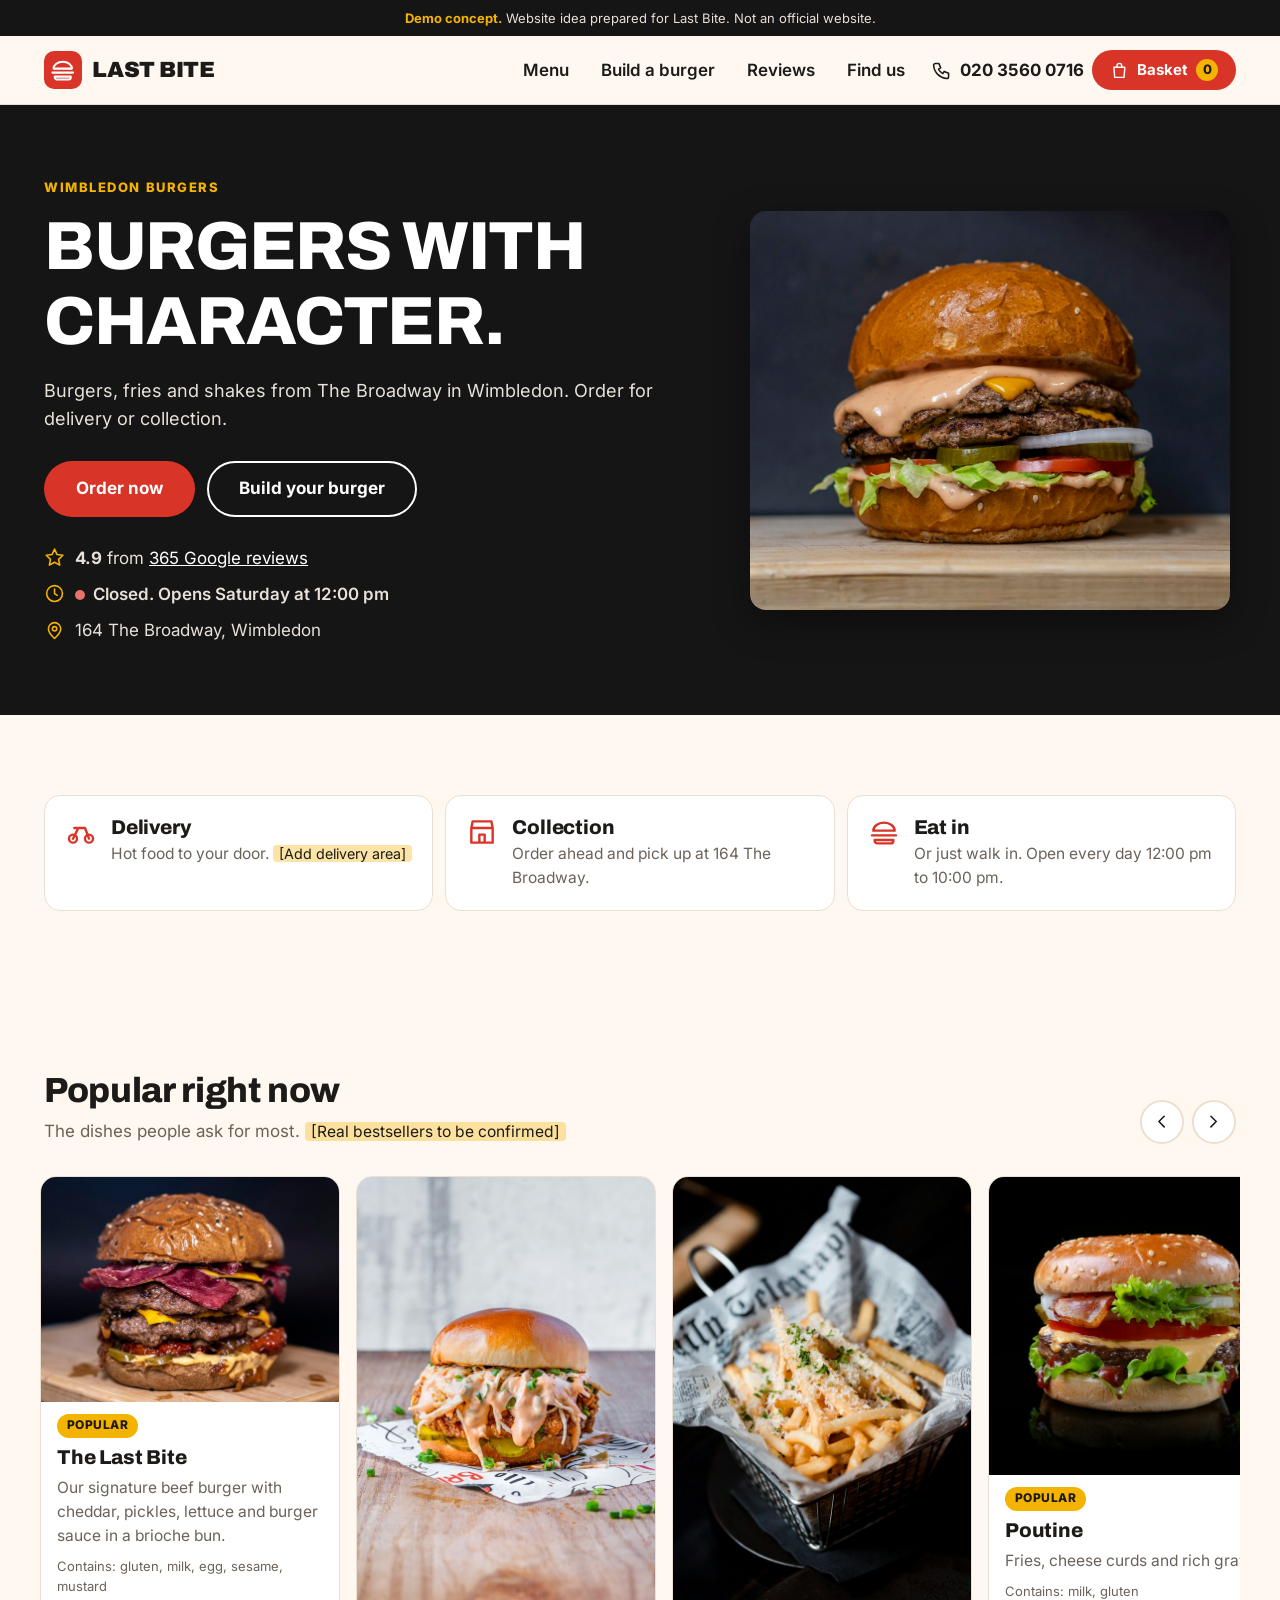
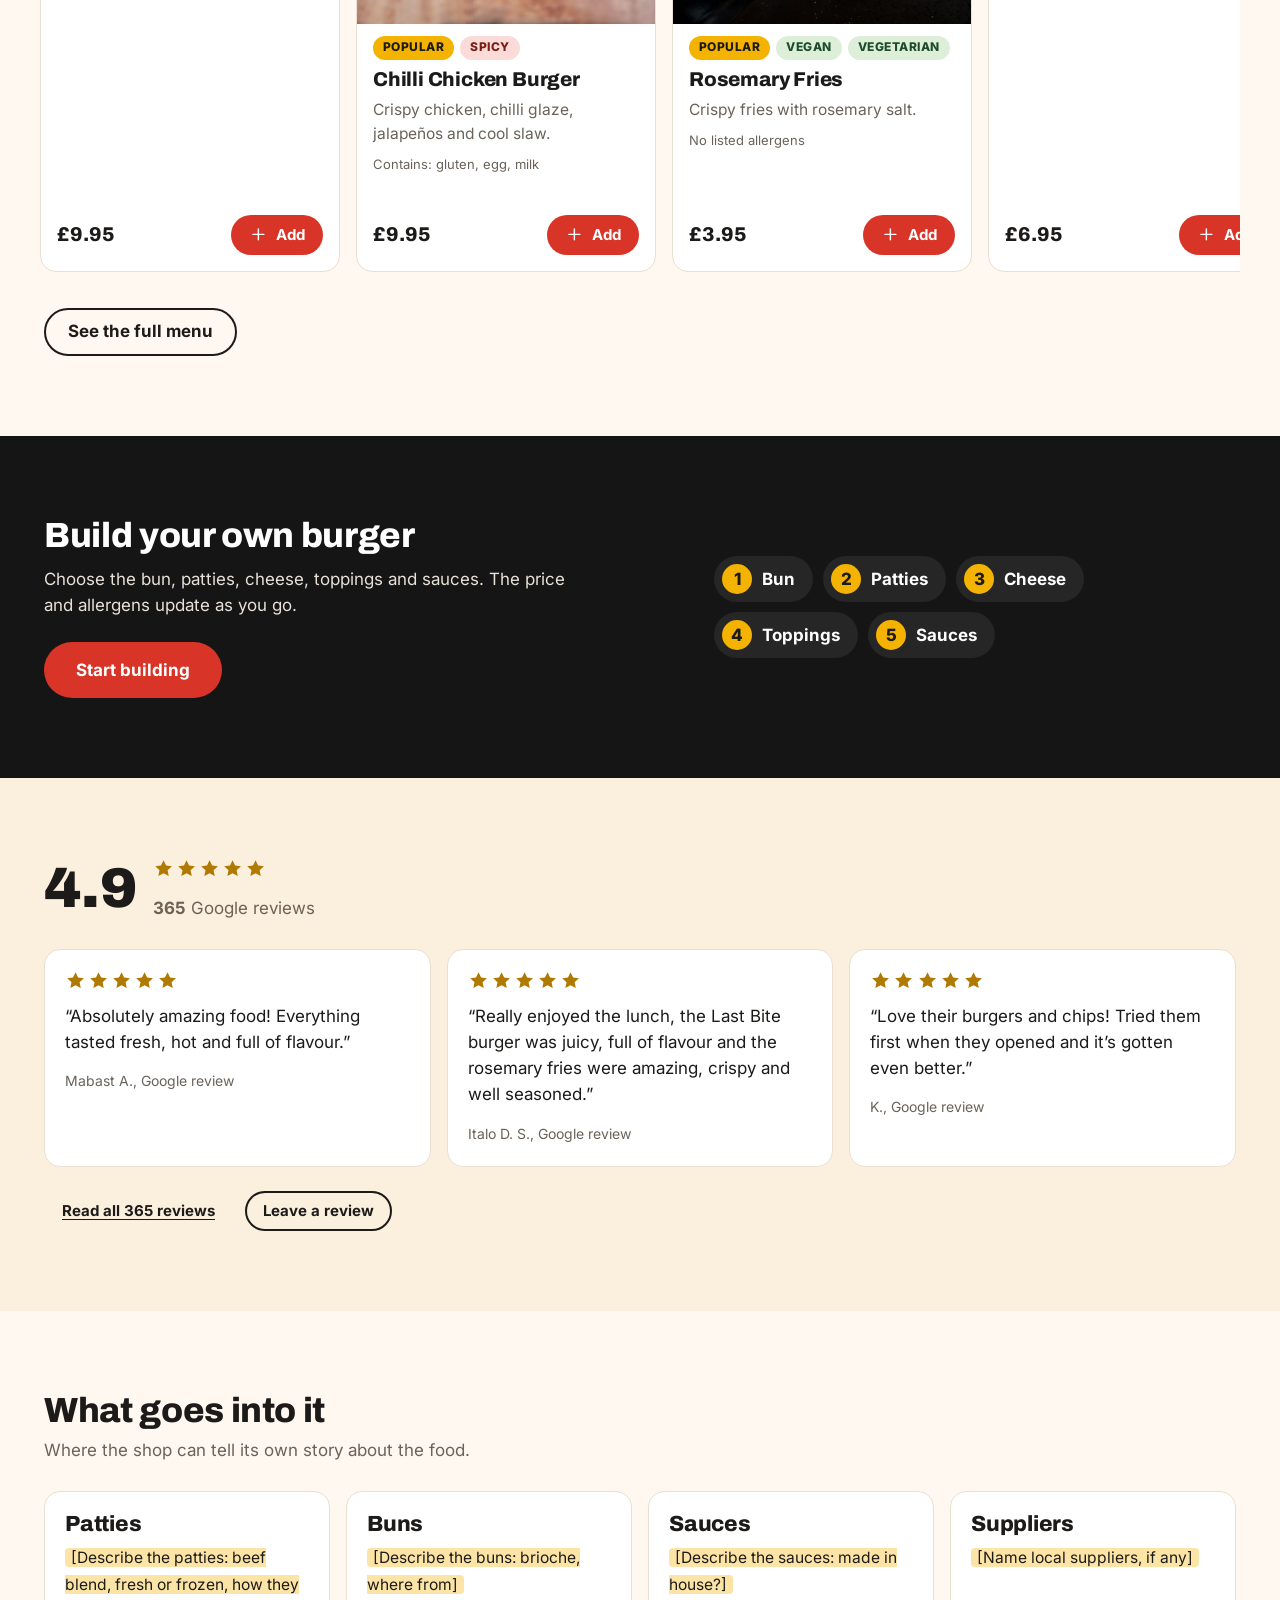
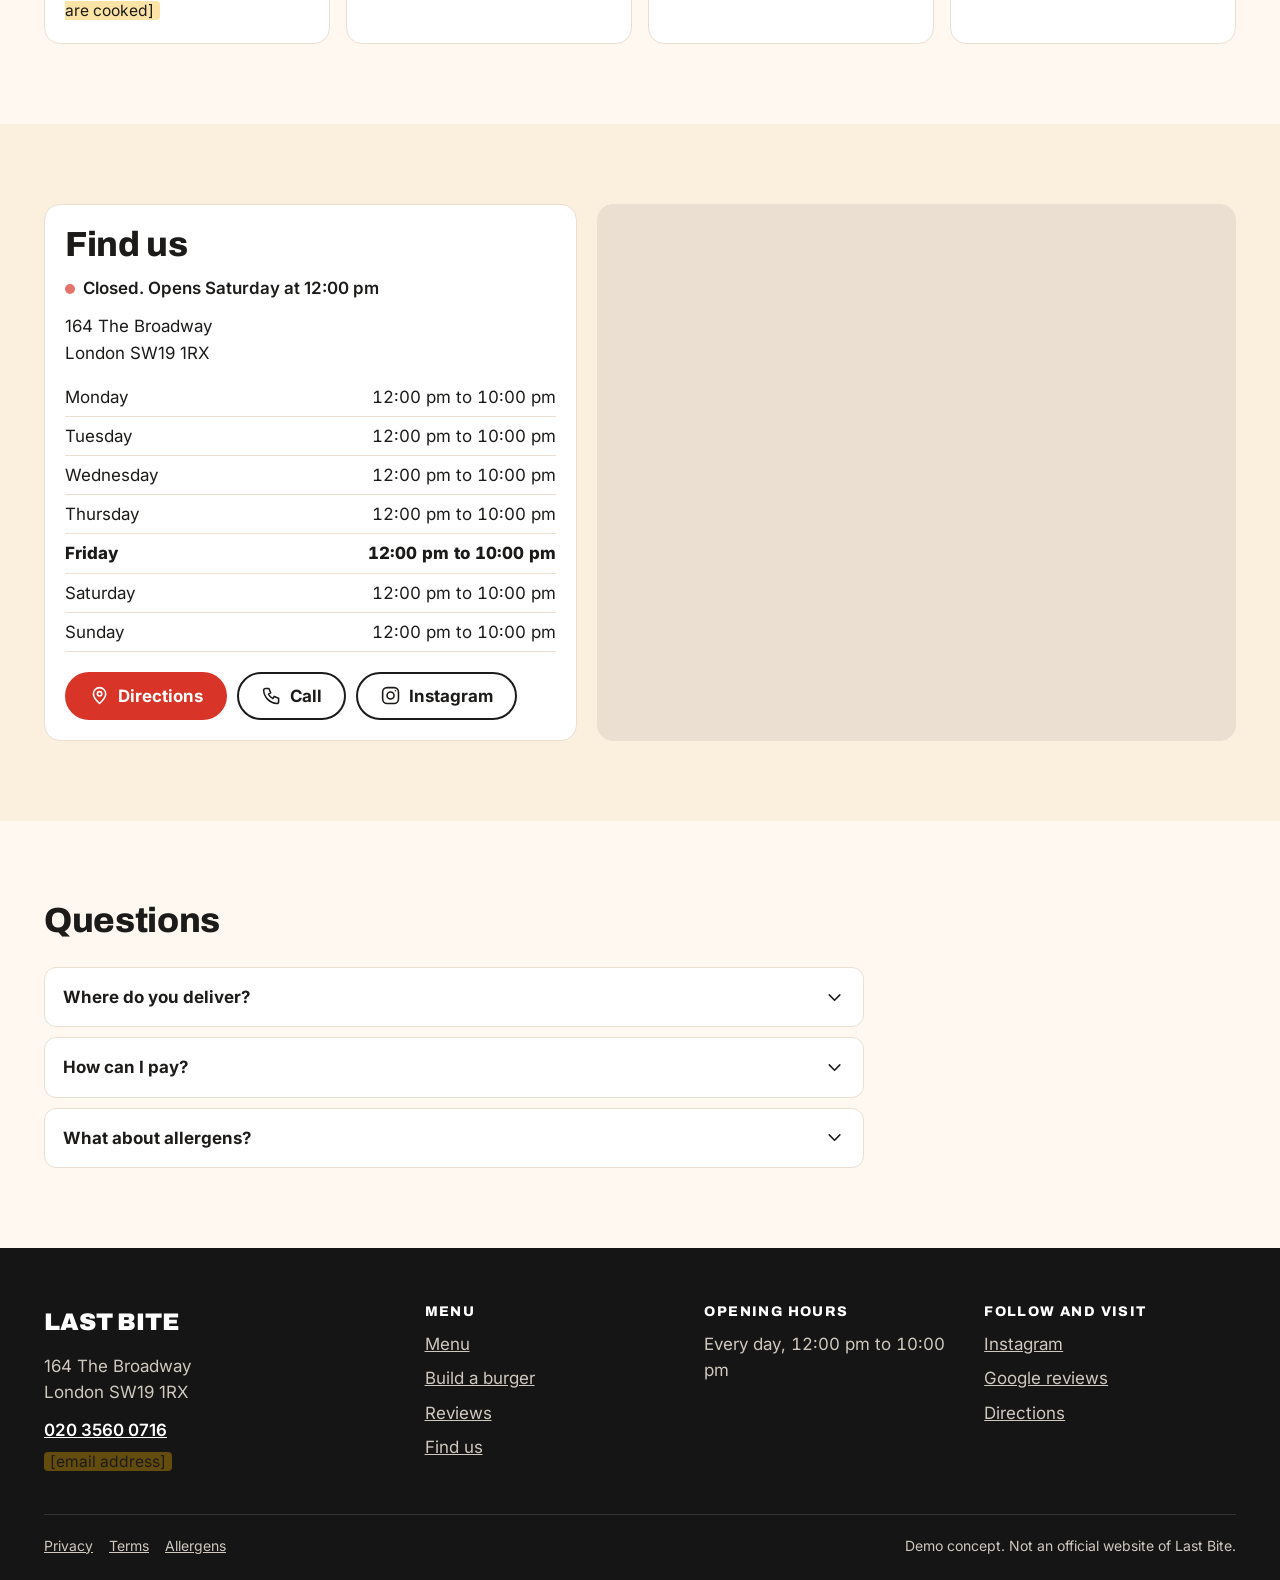
<file: index.html>
<!doctype html>
<html lang="en-GB">
<head>
<meta charset="utf-8">
<meta name="viewport" content="width=device-width, initial-scale=1">
<meta name="robots" content="noindex, nofollow">
<meta name="theme-color" content="#151515">
<title>Last Bite | Burgers in Wimbledon</title>
<meta name="description" content="Last Bite, 164 The Broadway, Wimbledon. Burgers, fries and more for delivery or collection. Rated 4.9 on Google from 365 reviews.">
<link rel="stylesheet" href="assets/css/tokens.css">
<link rel="stylesheet" href="assets/css/base.css">
<script type="application/ld+json">
{"@context": "https://schema.org", "@type": "Restaurant", "name": "Last Bite", "servesCuisine": "Burgers", "address": {"@type": "PostalAddress", "streetAddress": "164 The Broadway", "addressLocality": "London", "postalCode": "SW19 1RX", "addressCountry": "GB"}, "telephone": "+442035600716", "openingHoursSpecification": [{"@type": "OpeningHoursSpecification", "dayOfWeek": ["Monday", "Tuesday", "Wednesday", "Thursday", "Friday", "Saturday", "Sunday"], "opens": "12:00", "closes": "22:00"}], "sameAs": ["https://www.instagram.com/lastbite_wimbledon"], "aggregateRating": {"@type": "AggregateRating", "ratingValue": "4.9", "reviewCount": "365"}}
</script>
</head>
<body class="">
<svg width="0" height="0" style="position:absolute" aria-hidden="true" focusable="false">
<symbol id="i-phone" viewBox="0 0 24 24"><path d="M5 4h4l2 5-2.5 1.5a11 11 0 0 0 5 5L15 13l5 2v4a2 2 0 0 1-2 2A16 16 0 0 1 3 6a2 2 0 0 1 2-2z"/></symbol>
<symbol id="i-burger" viewBox="0 0 24 24"><path d="M4 11a8 6 0 0 1 16 0H4zM3 14.5h18M5 18h14v.5a2 2 0 0 1-2 2H7a2 2 0 0 1-2-2V18z"/></symbol>
<symbol id="i-fries" viewBox="0 0 24 24"><path d="M6 9l1 12h10l1-12H6zM8 9V4M12 9V3M16 9V4"/></symbol>
<symbol id="i-cup" viewBox="0 0 24 24"><path d="M6 7h12l-1.5 14h-9L6 7zM5 7h14M12 2.5V7"/></symbol>
<symbol id="i-chicken" viewBox="0 0 24 24"><path d="M15 3.5a5 5 0 0 1 3.5 8L15.5 14l-4.5-4.5 2.5-3a5 5 0 0 1 1.5-3zM11 10l-6 6a2.5 2.5 0 1 0 3 3l6-6"/></symbol>
<symbol id="i-leaf" viewBox="0 0 24 24"><path d="M5 19C5 9 11 4 20 4c0 9-5 15-15 15zM5 19l8-8"/></symbol>
<symbol id="i-dessert" viewBox="0 0 24 24"><path d="M4 15a8 8 0 0 1 16 0v3H4v-3zM8.5 12h.01M12 9.5h.01M15.5 12.5h.01"/></symbol>
<symbol id="i-sauce" viewBox="0 0 24 24"><path d="M12 3s6 6.5 6 11a6 6 0 0 1-12 0c0-4.5 6-11 6-11z"/></symbol>
<symbol id="i-bag" viewBox="0 0 24 24"><path d="M5 8h14l-1 13H6L5 8zM9 8V6a3 3 0 0 1 6 0v2"/></symbol>
<symbol id="i-plus" viewBox="0 0 24 24"><path d="M12 5v14M5 12h14"/></symbol>
<symbol id="i-minus" viewBox="0 0 24 24"><path d="M5 12h14"/></symbol>
<symbol id="i-trash" viewBox="0 0 24 24"><path d="M5 7h14M10 7V4h4v3M7 7l1 13h8l1-13"/></symbol>
<symbol id="i-search" viewBox="0 0 24 24"><circle cx="11" cy="11" r="6"/><path d="M20 20l-4.2-4.2"/></symbol>
<symbol id="i-flame" viewBox="0 0 24 24"><path d="M12 3c1 4 5 5 5 10a5 5 0 0 1-10 0c0-3 2-4 2-6 1 1 2 1 3-4z"/></symbol>
<symbol id="i-bike" viewBox="0 0 24 24"><circle cx="6" cy="17" r="3"/><circle cx="18" cy="17" r="3"/><path d="M6 17l4-8h5l3 8M9 9H7"/></symbol>
<symbol id="i-store" viewBox="0 0 24 24"><path d="M4 9l1-5h14l1 5M4 9v11h16V9M4 9h16M10 20v-6h4v6"/></symbol>
<symbol id="i-insta" viewBox="0 0 24 24"><rect x="3" y="3" width="18" height="18" rx="5"/><circle cx="12" cy="12" r="4"/><path d="M17.5 6.5h.01"/></symbol>
<symbol id="i-clock" viewBox="0 0 24 24"><circle cx="12" cy="12" r="9"/><path d="M12 7v5l3 2"/></symbol>
<symbol id="i-check" viewBox="0 0 24 24"><path d="M5 12.5l5 5 9-10.5"/></symbol>
<symbol id="i-menu" viewBox="0 0 24 24"><path d="M4 7h16M4 12h16M4 17h16"/></symbol>
<symbol id="i-close" viewBox="0 0 24 24"><path d="M6 6l12 12M18 6L6 18"/></symbol>
<symbol id="i-chevron" viewBox="0 0 24 24"><path d="M6 9l6 6 6-6"/></symbol>
<symbol id="i-prev" viewBox="0 0 24 24"><path d="M15 6l-6 6 6 6"/></symbol>
<symbol id="i-next" viewBox="0 0 24 24"><path d="M9 6l6 6-6 6"/></symbol>
<symbol id="i-pin" viewBox="0 0 24 24"><path d="M12 21s7-6.2 7-11a7 7 0 1 0-14 0c0 4.8 7 11 7 11z"/><circle cx="12" cy="10" r="2.5"/></symbol>
<symbol id="i-star" viewBox="0 0 24 24"><polygon points="12 2.5 14.9 8.6 21.5 9.4 16.6 14 17.9 20.6 12 17.4 6.1 20.6 7.4 14 2.5 9.4 9.1 8.6"/></symbol>
<symbol id="i-user" viewBox="0 0 24 24"><circle cx="12" cy="8" r="4"/><path d="M4 21c0-4.4 3.6-7 8-7s8 2.6 8 7"/></symbol>
<symbol id="i-tag" viewBox="0 0 24 24"><path d="M3 12V4h8l10 10-8 8L3 12zM7.5 8h.01"/></symbol>
</svg>
<a class="skip" href="#main">Skip to content</a>
<div class="demo-bar"><strong>Demo concept.</strong> Website idea prepared for Last Bite. Not an official website.</div>
<header class="site-header">
  <div class="container header-row">
    <a class="brand" href="index.html" aria-label="Last Bite, home"><span class="brand-mark"><svg class="i " aria-hidden="true"><use href="#i-burger"/></svg></span>Last Bite</a>
    <nav class="nav-desktop" aria-label="Main"><ul><li><a class="nav-link" href="menu/index.html">Menu</a></li><li><a class="nav-link" href="build-burger/index.html">Build a burger</a></li><li><a class="nav-link" href="index.html#reviews">Reviews</a></li><li><a class="nav-link" href="index.html#visit">Find us</a></li></ul></nav>
    <div class="header-actions">
      <a class="header-phone" href="tel:+442035600716"><svg class="i " aria-hidden="true"><use href="#i-phone"/></svg><span>020 3560 0716</span></a>
      <button class="btn btn-primary btn-sm cart-btn" type="button" data-open-cart aria-label="Open basket"><svg class="i " aria-hidden="true"><use href="#i-bag"/></svg><span class="cart-label">Basket</span><span class="cart-count" data-cart-count>0</span></button>
      <button class="icon-btn burger" type="button" aria-label="Open menu" aria-expanded="false" aria-controls="drawer" data-open-drawer><svg class="i " aria-hidden="true"><use href="#i-menu"/></svg></button>
    </div>
  </div>
</header>
<div class="drawer" id="drawer" role="dialog" aria-modal="true" aria-label="Menu" hidden>
  <div class="drawer-top">
    <span class="brand"><span class="brand-mark"><svg class="i " aria-hidden="true"><use href="#i-burger"/></svg></span>Last Bite</span>
    <button class="icon-btn" type="button" aria-label="Close menu" data-close-drawer><svg class="i " aria-hidden="true"><use href="#i-close"/></svg></button>
  </div>
  <nav aria-label="Mobile"><ul><li><a href="menu/index.html">Menu<svg class="i " aria-hidden="true"><use href="#i-next"/></svg></a></li><li><a href="build-burger/index.html">Build a burger<svg class="i " aria-hidden="true"><use href="#i-next"/></svg></a></li><li><a href="index.html#reviews">Reviews<svg class="i " aria-hidden="true"><use href="#i-next"/></svg></a></li><li><a href="index.html#visit">Find us<svg class="i " aria-hidden="true"><use href="#i-next"/></svg></a></li></ul></nav>
  <div class="drawer-foot">
    <a class="btn btn-primary btn-block" href="menu/index.html">Order now</a>
    <a class="btn btn-secondary btn-block" href="tel:+442035600716"><svg class="i " aria-hidden="true"><use href="#i-phone"/></svg> Call 020 3560 0716</a>
    <a class="btn btn-ghost btn-block" href="#" data-fullsite><svg class="i " aria-hidden="true"><use href="#i-user"/></svg> Sign in</a>
    <address>164 The Broadway<br>London SW19 1RX</address>
  </div>
</div>
<main id="main">
<section class="hero">
  <div class="container hero-grid">
    <div>
      <p class="eyebrow">Wimbledon burgers</p>
      <h1>Burgers with character.</h1>
      <p class="hero-sub">Burgers, fries and shakes from The Broadway in Wimbledon. Order for delivery or collection.</p>
      <div class="hero-links">
        <a class="btn btn-primary btn-lg" href="menu/index.html">Order now</a>
        <a class="btn btn-secondary btn-lg" href="build-burger/index.html">Build your burger</a>
      </div>
      <ul class="trust" role="list">
        <li><svg class="i " aria-hidden="true"><use href="#i-star"/></svg><span><strong>4.9</strong> from <a href="https://www.google.com/maps/place/?q=place_id:ChIJqZPdYwAJdkgR6IzV3QZH9pE" target="_blank" rel="noopener">365 Google reviews</a></span></li>
        <li><svg class="i " aria-hidden="true"><use href="#i-clock"/></svg><span class="status" data-open-status data-state="closed">Check opening hours</span></li>
        <li><svg class="i " aria-hidden="true"><use href="#i-pin"/></svg><span>164 The Broadway, Wimbledon</span></li>
      </ul>
    </div>
    <div class="hero-visual">
<img src="assets/img/hero-burger.jpg" class="hero-img" alt="Juicy Last Bite burger" width="560" height="420" loading="eager">
</div>
</section>

<section class="section section--tight">
  <div class="container">
    <ul class="modes" role="list">
      <li class="card"><svg class="i " aria-hidden="true"><use href="#i-bike"/></svg><div><h2>Delivery</h2><p>Hot food to your door. <span class="todo">[Add delivery area]</span></p></div></li>
      <li class="card"><svg class="i " aria-hidden="true"><use href="#i-store"/></svg><div><h2>Collection</h2><p>Order ahead and pick up at 164 The Broadway.</p></div></li>
      <li class="card"><svg class="i " aria-hidden="true"><use href="#i-burger"/></svg><div><h2>Eat in</h2><p>Or just walk in. Open every day 12:00 pm to 10:00 pm.</p></div></li>
    </ul>
  </div>
</section>

<section class="section" id="popular">
  <div class="container" data-carousel-wrap>
    <div class="section-head">
      <div><h2>Popular right now</h2><p>The dishes people ask for most. <span class="todo">[Real bestsellers to be confirmed]</span></p></div>
      <div class="carousel-controls">
        <button class="icon-btn" type="button" aria-label="Previous dishes" data-carousel-dir="-1"><svg class="i " aria-hidden="true"><use href="#i-prev"/></svg></button>
        <button class="icon-btn" type="button" aria-label="Next dishes" data-carousel-dir="1"><svg class="i " aria-hidden="true"><use href="#i-next"/></svg></button>
      </div>
    </div>
    <div class="carousel" data-carousel tabindex="0" aria-label="Popular dishes">
<article class="card dish" data-item="last-bite" data-cat="burgers" data-tags="hit">
  <div class="thumb" role="img" aria-label="Photo placeholder"><img src="assets/img/dish-last-bite.jpg" alt="The Last Bite burger" loading="lazy"></div>
  <div class="badges"><span class="badge b-hit">Popular</span></div>
  <h3>The Last Bite</h3>
  <p class="desc">Our signature beef burger with cheddar, pickles, lettuce and burger sauce in a brioche bun.</p>
  <p class="alg">Contains: gluten, milk, egg, sesame, mustard</p>
  <div class="row"><span class="price">£9.95</span><button class="btn btn-primary btn-sm" type="button" data-add="last-bite" data-custom="1" aria-label="Add The Last Bite, choose extras"><svg class="i " aria-hidden="true"><use href="#i-plus"/></svg> Add</button></div>
</article>
<article class="card dish" data-item="chilli" data-cat="chicken" data-tags="hit spicy">
  <div class="thumb" role="img" aria-label="Photo placeholder"><img src="assets/img/dish-chilli-chicken.jpg" alt="Chilli Chicken Burger" loading="lazy"></div>
  <div class="badges"><span class="badge b-hit">Popular</span><span class="badge b-spicy">Spicy</span></div>
  <h3>Chilli Chicken Burger</h3>
  <p class="desc">Crispy chicken, chilli glaze, jalapeños and cool slaw.</p>
  <p class="alg">Contains: gluten, egg, milk</p>
  <div class="row"><span class="price">£9.95</span><button class="btn btn-primary btn-sm" type="button" data-add="chilli" data-custom="1" aria-label="Add Chilli Chicken Burger, choose extras"><svg class="i " aria-hidden="true"><use href="#i-plus"/></svg> Add</button></div>
</article>
<article class="card dish" data-item="fries" data-cat="sides" data-tags="hit vegan veg">
  <div class="thumb" role="img" aria-label="Photo placeholder"><img src="assets/img/dish-fries.jpg" alt="Rosemary Fries" loading="lazy"></div>
  <div class="badges"><span class="badge b-hit">Popular</span><span class="badge b-vegan">Vegan</span><span class="badge b-veg">Vegetarian</span></div>
  <h3>Rosemary Fries</h3>
  <p class="desc">Crispy fries with rosemary salt.</p>
  <p class="alg">No listed allergens</p>
  <div class="row"><span class="price">£3.95</span><button class="btn btn-primary btn-sm" type="button" data-add="fries" aria-label="Add Rosemary Fries to basket"><svg class="i " aria-hidden="true"><use href="#i-plus"/></svg> Add</button></div>
</article>
<article class="card dish" data-item="poutine" data-cat="sides" data-tags="hit">
  <div class="thumb" role="img" aria-label="Photo placeholder"><img src="assets/img/dish-poutine.jpg" alt="Poutine" loading="lazy"></div>
  <div class="badges"><span class="badge b-hit">Popular</span></div>
  <h3>Poutine</h3>
  <p class="desc">Fries, cheese curds and rich gravy.</p>
  <p class="alg">Contains: milk, gluten</p>
  <div class="row"><span class="price">£6.95</span><button class="btn btn-primary btn-sm" type="button" data-add="poutine" aria-label="Add Poutine to basket"><svg class="i " aria-hidden="true"><use href="#i-plus"/></svg> Add</button></div>
</article>
<article class="card dish" data-item="shake-vanilla" data-cat="drinks" data-tags="hit veg">
  <div class="thumb" role="img" aria-label="Photo placeholder"><img src="assets/img/dish-shake.jpg" alt="Vanilla Milkshake" loading="lazy"></div>
  <div class="badges"><span class="badge b-hit">Popular</span><span class="badge b-veg">Vegetarian</span></div>
  <h3>Vanilla Milkshake</h3>
  <p class="desc">Thick, cold and classic.</p>
  <p class="alg">Contains: milk</p>
  <div class="row"><span class="price">£5.50</span><button class="btn btn-primary btn-sm" type="button" data-add="shake-vanilla" aria-label="Add Vanilla Milkshake to basket"><svg class="i " aria-hidden="true"><use href="#i-plus"/></svg> Add</button></div>
</article>
<article class="card dish" data-item="combo-classic" data-cat="combos" data-tags="hit">
  <div class="thumb" role="img" aria-label="Photo placeholder"><img src="assets/img/dish-combo.jpg" alt="Classic Combo" loading="lazy"></div>
  <div class="badges"><span class="badge b-hit">Popular</span></div>
  <h3>Classic Combo</h3>
  <p class="desc">Classic Cheeseburger, Rosemary Fries and a canned drink.</p>
  <p class="alg">Contains: gluten, milk, egg</p>
  <div class="row"><span class="price">£12.50</span><button class="btn btn-primary btn-sm" type="button" data-add="combo-classic" aria-label="Add Classic Combo to basket"><svg class="i " aria-hidden="true"><use href="#i-plus"/></svg> Add</button></div>
</article>
    </div>
    <p style="margin-top:20px"><a class="btn btn-secondary" href="menu/index.html">See the full menu</a></p>
  </div>
</section>

<section class="section section--dark" id="builder-teaser">
  <div class="container teaser">
    <div>
      <h2>Build your own burger</h2>
      <p>Choose the bun, patties, cheese, toppings and sauces. The price and allergens update as you go.</p>
      <p style="margin-top:24px"><a class="btn btn-primary btn-lg" href="build-burger/index.html">Start building</a></p>
    </div>
    <ul class="teaser-steps" role="list">
      <li><span>1</span>Bun</li><li><span>2</span>Patties</li><li><span>3</span>Cheese</li><li><span>4</span>Toppings</li><li><span>5</span>Sauces</li>
    </ul>
  </div>
</section>

<section class="section section--alt" id="reviews">
  <div class="container">
    <div class="section-head">
      <div class="review-head">
        <span class="review-score">4.9</span>
        <div><span class="stars" role="img" aria-label="4.9 out of 5 stars"><svg class="i i-fill" aria-hidden="true"><use href="#i-star"/></svg><svg class="i i-fill" aria-hidden="true"><use href="#i-star"/></svg><svg class="i i-fill" aria-hidden="true"><use href="#i-star"/></svg><svg class="i i-fill" aria-hidden="true"><use href="#i-star"/></svg><svg class="i i-fill" aria-hidden="true"><use href="#i-star"/></svg></span><p class="review-count"><strong>365</strong> Google reviews</p></div>
      </div>
    </div>
    <div class="review-grid">
      <article class="card review"><span class="stars" role="img" aria-label="4.9 out of 5 stars"><svg class="i i-fill" aria-hidden="true"><use href="#i-star"/></svg><svg class="i i-fill" aria-hidden="true"><use href="#i-star"/></svg><svg class="i i-fill" aria-hidden="true"><use href="#i-star"/></svg><svg class="i i-fill" aria-hidden="true"><use href="#i-star"/></svg><svg class="i i-fill" aria-hidden="true"><use href="#i-star"/></svg></span><blockquote>&ldquo;Absolutely amazing food! Everything tasted fresh, hot and full of flavour.&rdquo;</blockquote><footer><span class="caption">Mabast A., Google review</span></footer></article>
      <article class="card review"><span class="stars" role="img" aria-label="4.9 out of 5 stars"><svg class="i i-fill" aria-hidden="true"><use href="#i-star"/></svg><svg class="i i-fill" aria-hidden="true"><use href="#i-star"/></svg><svg class="i i-fill" aria-hidden="true"><use href="#i-star"/></svg><svg class="i i-fill" aria-hidden="true"><use href="#i-star"/></svg><svg class="i i-fill" aria-hidden="true"><use href="#i-star"/></svg></span><blockquote>&ldquo;Really enjoyed the lunch, the Last Bite burger was juicy, full of flavour and the rosemary fries were amazing, crispy and well seasoned.&rdquo;</blockquote><footer><span class="caption">Italo D. S., Google review</span></footer></article>
      <article class="card review"><span class="stars" role="img" aria-label="4.9 out of 5 stars"><svg class="i i-fill" aria-hidden="true"><use href="#i-star"/></svg><svg class="i i-fill" aria-hidden="true"><use href="#i-star"/></svg><svg class="i i-fill" aria-hidden="true"><use href="#i-star"/></svg><svg class="i i-fill" aria-hidden="true"><use href="#i-star"/></svg><svg class="i i-fill" aria-hidden="true"><use href="#i-star"/></svg></span><blockquote>&ldquo;Love their burgers and chips! Tried them first when they opened and it’s gotten even better.&rdquo;</blockquote><footer><span class="caption">K., Google review</span></footer></article>
    </div>
    <div class="review-actions">
      <a class="btn btn-ghost btn-sm" href="https://www.google.com/maps/place/?q=place_id:ChIJqZPdYwAJdkgR6IzV3QZH9pE" target="_blank" rel="noopener">Read all 365 reviews</a>
      <a class="btn btn-secondary btn-sm" href="https://search.google.com/local/writereview?placeid=ChIJqZPdYwAJdkgR6IzV3QZH9pE" target="_blank" rel="noopener">Leave a review</a>
    </div>
  </div>
</section>

<section class="section" id="ingredients">
  <div class="container">
    <div class="section-head"><div><h2>What goes into it</h2><p>Where the shop can tell its own story about the food.</p></div></div>
    <ul class="ing-grid" role="list"><li class="card"><h3>Patties</h3><p><span class="todo">[Describe the patties: beef blend, fresh or frozen, how they are cooked]</span></p></li><li class="card"><h3>Buns</h3><p><span class="todo">[Describe the buns: brioche, where from]</span></p></li><li class="card"><h3>Sauces</h3><p><span class="todo">[Describe the sauces: made in house?]</span></p></li><li class="card"><h3>Suppliers</h3><p><span class="todo">[Name local suppliers, if any]</span></p></li></ul>
  </div>
</section>

<section class="section section--alt" id="visit">
  <div class="container">
<div class="loc-grid">
  <div class="card loc-card">
    <h2>Find us</h2>
    <p style="margin-top:12px"><span class="status" data-open-status data-state="closed">Check opening hours</span></p>
    <address>164 The Broadway<br>London SW19 1RX</address>
    <table class="hours" data-hours aria-label="Opening hours"><tbody><tr data-day="1"><th scope="row">Monday</th><td>12:00 pm to 10:00 pm</td></tr><tr data-day="2"><th scope="row">Tuesday</th><td>12:00 pm to 10:00 pm</td></tr><tr data-day="3"><th scope="row">Wednesday</th><td>12:00 pm to 10:00 pm</td></tr><tr data-day="4"><th scope="row">Thursday</th><td>12:00 pm to 10:00 pm</td></tr><tr data-day="5"><th scope="row">Friday</th><td>12:00 pm to 10:00 pm</td></tr><tr data-day="6"><th scope="row">Saturday</th><td>12:00 pm to 10:00 pm</td></tr><tr data-day="0"><th scope="row">Sunday</th><td>12:00 pm to 10:00 pm</td></tr></tbody></table>
    <div class="loc-actions">
      <a class="btn btn-primary" href="https://www.google.com/maps/dir/?api=1&destination=164+The+Broadway+London+SW19+1RX" target="_blank" rel="noopener"><svg class="i " aria-hidden="true"><use href="#i-pin"/></svg> Directions</a>
      <a class="btn btn-secondary" href="tel:+442035600716"><svg class="i " aria-hidden="true"><use href="#i-phone"/></svg> Call</a>
      <a class="btn btn-secondary" href="https://www.instagram.com/lastbite_wimbledon" target="_blank" rel="noopener"><svg class="i " aria-hidden="true"><use href="#i-insta"/></svg> Instagram</a>
    </div>
  </div>
  <div class="map-frame"><iframe title="Map showing Last Bite at 164 The Broadway, Wimbledon" loading="lazy" referrerpolicy="no-referrer-when-downgrade" src="https://www.google.com/maps?q=164+The+Broadway+London+SW19+1RX&output=embed"></iframe></div>
</div>
  </div>
</section>

<section class="section" id="faq">
  <div class="container">
    <div class="section-head"><h2>Questions</h2></div>
    <div class="faq"><details><summary>Where do you deliver?<svg class="i " aria-hidden="true"><use href="#i-chevron"/></svg></summary><div class="answer"><span class="todo">[Add delivery area and minimum order]</span></div></details><details><summary>How can I pay?<svg class="i " aria-hidden="true"><use href="#i-chevron"/></svg></summary><div class="answer"><span class="todo">[Add payment methods]</span></div></details><details><summary>What about allergens?<svg class="i " aria-hidden="true"><use href="#i-chevron"/></svg></summary><div class="answer">Every dish in the menu lists its allergens. <span class="todo">[Add allergen policy and how to ask staff]</span></div></details></div>
  </div>
</section>

</main>
<footer class="site-footer">
  <div class="container">
    <div class="footer-grid">
      <div>
        <div class="footer-brand">Last Bite</div>
        <address style="margin-top:12px">164 The Broadway<br>London SW19 1RX</address>
        <p style="margin-top:12px"><a href="tel:+442035600716" style="font-weight:600;color:#fff">020 3560 0716</a></p>
        <p style="margin-top:4px"><span class="todo">[email address]</span></p>
      </div>
      <div><h2>Menu</h2><ul>
        <li><a href="menu/index.html">Menu</a></li>
        <li><a href="build-burger/index.html">Build a burger</a></li>
        <li><a href="index.html#reviews">Reviews</a></li>
        <li><a href="index.html#visit">Find us</a></li>
      </ul></div>
      <div><h2>Opening hours</h2><ul style="font-variant-numeric:tabular-nums"><li>Every day, 12:00 pm to 10:00 pm</li></ul></div>
      <div><h2>Follow and visit</h2><ul>
        <li><a href="https://www.instagram.com/lastbite_wimbledon" target="_blank" rel="noopener">Instagram</a></li>
        <li><a href="https://www.google.com/maps/place/?q=place_id:ChIJqZPdYwAJdkgR6IzV3QZH9pE" target="_blank" rel="noopener">Google reviews</a></li>
        <li><a href="https://www.google.com/maps/dir/?api=1&destination=164+The+Broadway+London+SW19+1RX" target="_blank" rel="noopener">Directions</a></li>
      </ul></div>
    </div>
    <div class="footer-bottom">
      <ul><li><a href="#" data-fullsite>Privacy</a></li><li><a href="#" data-fullsite>Terms</a></li><li><a href="#" data-fullsite>Allergens</a></li></ul>
      <span>Demo concept. Not an official website of Last Bite.</span>
    </div>
  </div>
</footer>
<nav class="mobile-bar" aria-label="Quick actions">
  <a href="menu/index.html"><svg class="i " aria-hidden="true"><use href="#i-burger"/></svg><span>Menu</span></a>
  <a href="build-burger/index.html"><svg class="i " aria-hidden="true"><use href="#i-plus"/></svg><span>Build</span></a>
  <button type="button" data-open-cart><svg class="i " aria-hidden="true"><use href="#i-bag"/></svg><span>Basket</span><b class="cart-count" data-cart-count>0</b></button>
  <a href="tel:+442035600716"><svg class="i " aria-hidden="true"><use href="#i-phone"/></svg><span>Call</span></a>
</nav>
<dialog class="cart" id="cart" aria-labelledby="cart-title">
  <div class="cart-head"><h2 id="cart-title">Your order</h2><button class="icon-btn" type="button" aria-label="Close basket" data-close-dialog><svg class="i " aria-hidden="true"><use href="#i-close"/></svg></button></div>
  <div class="cart-scroll">
    <div class="mode" role="group" aria-label="Order type">
      <button type="button" data-mode="delivery" aria-pressed="true"><svg class="i " aria-hidden="true"><use href="#i-bike"/></svg> Delivery</button>
      <button type="button" data-mode="collection" aria-pressed="false"><svg class="i " aria-hidden="true"><use href="#i-store"/></svg> Collection</button>
    </div>
    <p class="cart-note" data-closed-note hidden>We are closed right now. In the full site you could order ahead for opening time.</p>
    <div class="cart-empty" data-cart-empty>
      <span class="ico"><svg class="i " aria-hidden="true"><use href="#i-bag"/></svg></span>
      <p><strong>Your basket is empty</strong></p>
      <p class="muted">Add something from the menu or build your own burger.</p>
      <a class="btn btn-primary" href="menu/index.html" data-close-dialog>Browse the menu</a>
    </div>
    <ul class="cart-lines" data-cart-lines></ul>
    <div class="upsell" data-upsell hidden><h3>Add a side or a drink</h3><div class="upsell-row" data-upsell-row></div></div>
    <form class="promo" data-promo novalidate>
      <label for="promo-code">Promo code</label>
      <div class="promo-row"><input id="promo-code" type="text" autocomplete="off" autocapitalize="characters" placeholder="Try WELCOME10"><button class="btn btn-secondary btn-sm" type="submit">Apply</button></div>
      <p class="promo-msg" data-promo-msg role="status"></p>
    </form>
    <dl class="totals" data-totals>
      <div><dt>Items</dt><dd data-t-sub>£0.00</dd></div>
      <div data-t-disc-row hidden><dt>Promo discount</dt><dd data-t-disc>-£0.00</dd></div>
      <div data-t-del-row><dt>Delivery</dt><dd data-t-del>£0.00</dd></div>
      <div><dt>Service fee</dt><dd data-t-svc>£0.00</dd></div>
      <div class="total"><dt>Total</dt><dd data-t-total>£0.00</dd></div>
    </dl>
    <p class="cart-note" data-min-note hidden></p>
    <p class="caption">Prices, fees and the promo code are examples for this demo.</p>
  </div>
  <div class="cart-foot"><button class="btn btn-primary btn-block" type="button" data-checkout disabled>Checkout</button></div>
</dialog>
<dialog class="modal" id="options" aria-labelledby="opt-title">
  <form method="dialog" data-opt-form>
    <div class="modal-head"><h2 id="opt-title" data-opt-title>Customise</h2><button class="icon-btn" type="button" aria-label="Close" data-close-dialog><svg class="i " aria-hidden="true"><use href="#i-close"/></svg></button></div>
    <p class="muted" data-opt-desc></p>
    <fieldset class="opt-list"><legend>Extras</legend><div data-opt-extras></div></fieldset>
    <div class="modal-foot">
      <div class="qty" role="group" aria-label="Quantity"><button type="button" aria-label="Decrease quantity" data-opt-dec><svg class="i " aria-hidden="true"><use href="#i-minus"/></svg></button><output data-opt-qty>1</output><button type="button" aria-label="Increase quantity" data-opt-inc><svg class="i " aria-hidden="true"><use href="#i-plus"/></svg></button></div>
      <button class="btn btn-primary" type="submit" data-opt-add>Add to basket</button>
    </div>
  </form>
</dialog>
<dialog class="modal" id="checkout" aria-labelledby="co-title">
  <div class="modal-head"><h2 id="co-title">Checkout</h2><button class="icon-btn" type="button" aria-label="Close" data-close-dialog><svg class="i " aria-hidden="true"><use href="#i-close"/></svg></button></div>
  <div data-co-success hidden role="status" tabindex="-1">
    <div class="success-box"><svg class="i " aria-hidden="true"><use href="#i-check"/></svg><span><strong>Order placed (demo).</strong> Nothing was sent and nothing was charged.</span></div>
    <p class="muted" style="margin:12px 0 16px">In the full site this is where the customer gets an order number and live status.</p>
    <button class="btn btn-primary btn-block" type="button" data-co-done>Done</button>
  </div>
  <form data-co-form novalidate>
    <p class="muted" data-co-summary></p>
    <div class="field"><label for="co-name">Name</label><input id="co-name" name="name" type="text" autocomplete="name" required maxlength="80"><span class="error">Enter your name.</span></div>
    <div class="field"><label for="co-phone">Phone number</label><input id="co-phone" name="phone" type="tel" autocomplete="tel" inputmode="tel" required><span class="error">Enter a phone number.</span></div>
    <div class="field" data-co-addr><label for="co-addr">Delivery address</label><input id="co-addr" name="address" type="text" autocomplete="street-address" maxlength="160"><span class="error">Enter the delivery address.</span></div>
    <div class="field"><label for="co-note">Note for the kitchen <span class="muted" style="font-weight:400">(optional)</span></label><textarea id="co-note" name="note" maxlength="300"></textarea></div>
    <div class="pay"><h3>Payment</h3><p class="muted"><span class="todo">[Payment methods to be confirmed with the shop]</span></p></div>
    <label class="check"><input type="checkbox" name="consent" required> <span>I agree to the terms and privacy policy.</span></label>
    <button class="btn btn-primary btn-block" type="submit">Place order</button>
  </form>
</dialog>

<div class="toast" role="status" aria-live="polite"></div>
<script src="assets/js/config.js"></script>
<script src="assets/js/site.js" defer></script>
<script src="assets/js/shop.js" defer></script>

</body>
</html>
</file>
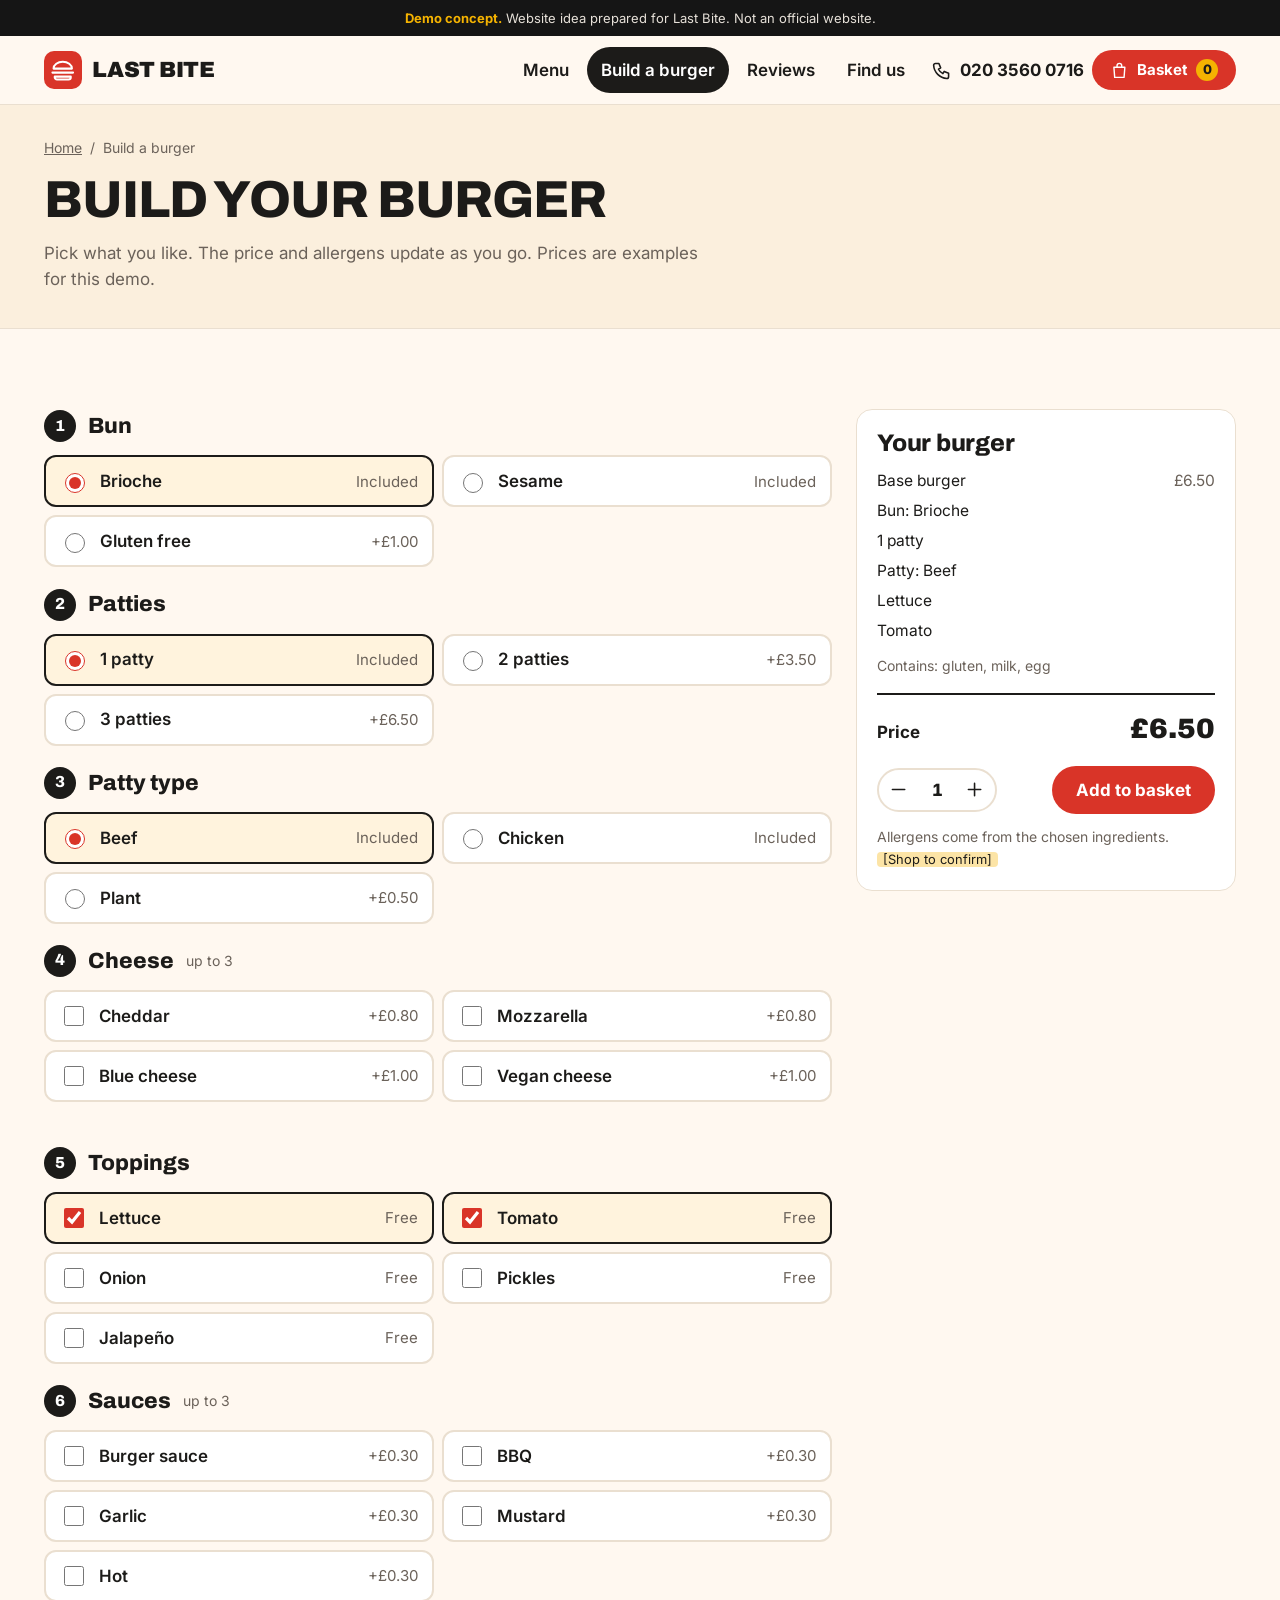
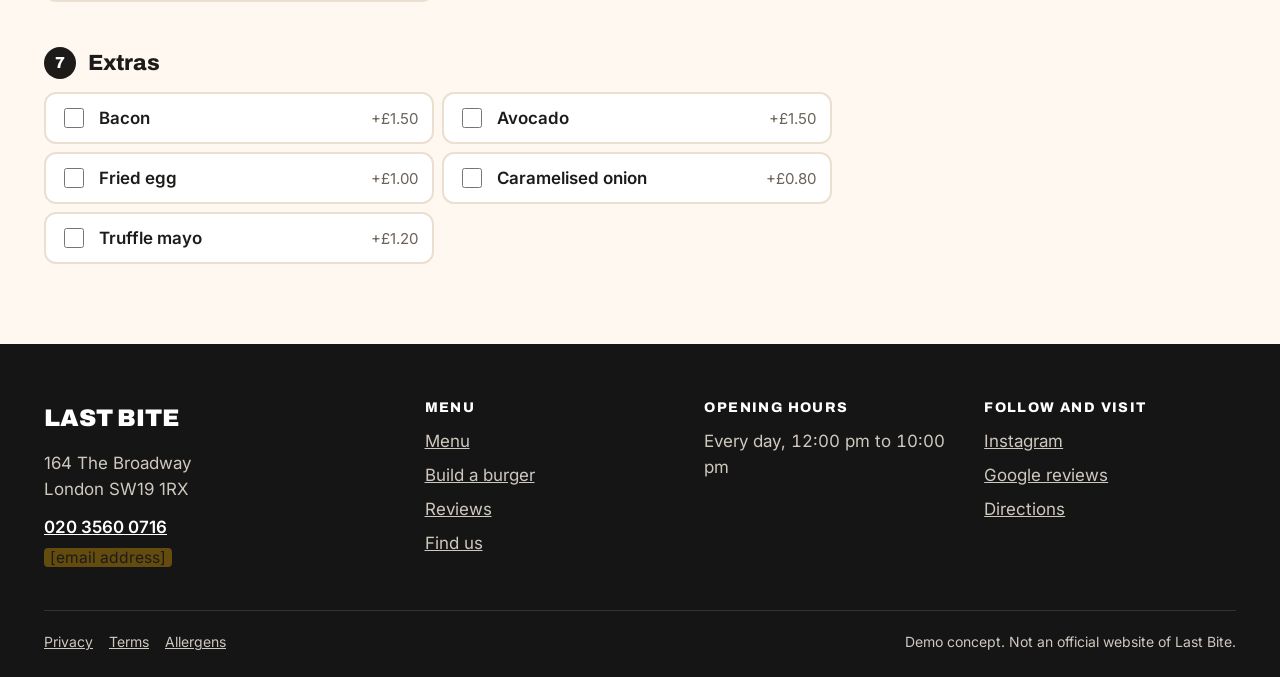
<file: build-burger/index.html>
<!doctype html>
<html lang="en-GB">
<head>
<meta charset="utf-8">
<meta name="viewport" content="width=device-width, initial-scale=1">
<meta name="robots" content="noindex, nofollow">
<meta name="theme-color" content="#151515">
<title>Build your burger | Last Bite</title>
<meta name="description" content="Build your own burger at Last Bite in Wimbledon.">
<link rel="stylesheet" href="../assets/css/tokens.css">
<link rel="stylesheet" href="../assets/css/base.css">
</head>
<body class="has-bar">
<svg width="0" height="0" style="position:absolute" aria-hidden="true" focusable="false">
<symbol id="i-phone" viewBox="0 0 24 24"><path d="M5 4h4l2 5-2.5 1.5a11 11 0 0 0 5 5L15 13l5 2v4a2 2 0 0 1-2 2A16 16 0 0 1 3 6a2 2 0 0 1 2-2z"/></symbol>
<symbol id="i-burger" viewBox="0 0 24 24"><path d="M4 11a8 6 0 0 1 16 0H4zM3 14.5h18M5 18h14v.5a2 2 0 0 1-2 2H7a2 2 0 0 1-2-2V18z"/></symbol>
<symbol id="i-fries" viewBox="0 0 24 24"><path d="M6 9l1 12h10l1-12H6zM8 9V4M12 9V3M16 9V4"/></symbol>
<symbol id="i-cup" viewBox="0 0 24 24"><path d="M6 7h12l-1.5 14h-9L6 7zM5 7h14M12 2.5V7"/></symbol>
<symbol id="i-chicken" viewBox="0 0 24 24"><path d="M15 3.5a5 5 0 0 1 3.5 8L15.5 14l-4.5-4.5 2.5-3a5 5 0 0 1 1.5-3zM11 10l-6 6a2.5 2.5 0 1 0 3 3l6-6"/></symbol>
<symbol id="i-leaf" viewBox="0 0 24 24"><path d="M5 19C5 9 11 4 20 4c0 9-5 15-15 15zM5 19l8-8"/></symbol>
<symbol id="i-dessert" viewBox="0 0 24 24"><path d="M4 15a8 8 0 0 1 16 0v3H4v-3zM8.5 12h.01M12 9.5h.01M15.5 12.5h.01"/></symbol>
<symbol id="i-sauce" viewBox="0 0 24 24"><path d="M12 3s6 6.5 6 11a6 6 0 0 1-12 0c0-4.5 6-11 6-11z"/></symbol>
<symbol id="i-bag" viewBox="0 0 24 24"><path d="M5 8h14l-1 13H6L5 8zM9 8V6a3 3 0 0 1 6 0v2"/></symbol>
<symbol id="i-plus" viewBox="0 0 24 24"><path d="M12 5v14M5 12h14"/></symbol>
<symbol id="i-minus" viewBox="0 0 24 24"><path d="M5 12h14"/></symbol>
<symbol id="i-trash" viewBox="0 0 24 24"><path d="M5 7h14M10 7V4h4v3M7 7l1 13h8l1-13"/></symbol>
<symbol id="i-search" viewBox="0 0 24 24"><circle cx="11" cy="11" r="6"/><path d="M20 20l-4.2-4.2"/></symbol>
<symbol id="i-flame" viewBox="0 0 24 24"><path d="M12 3c1 4 5 5 5 10a5 5 0 0 1-10 0c0-3 2-4 2-6 1 1 2 1 3-4z"/></symbol>
<symbol id="i-bike" viewBox="0 0 24 24"><circle cx="6" cy="17" r="3"/><circle cx="18" cy="17" r="3"/><path d="M6 17l4-8h5l3 8M9 9H7"/></symbol>
<symbol id="i-store" viewBox="0 0 24 24"><path d="M4 9l1-5h14l1 5M4 9v11h16V9M4 9h16M10 20v-6h4v6"/></symbol>
<symbol id="i-insta" viewBox="0 0 24 24"><rect x="3" y="3" width="18" height="18" rx="5"/><circle cx="12" cy="12" r="4"/><path d="M17.5 6.5h.01"/></symbol>
<symbol id="i-clock" viewBox="0 0 24 24"><circle cx="12" cy="12" r="9"/><path d="M12 7v5l3 2"/></symbol>
<symbol id="i-check" viewBox="0 0 24 24"><path d="M5 12.5l5 5 9-10.5"/></symbol>
<symbol id="i-menu" viewBox="0 0 24 24"><path d="M4 7h16M4 12h16M4 17h16"/></symbol>
<symbol id="i-close" viewBox="0 0 24 24"><path d="M6 6l12 12M18 6L6 18"/></symbol>
<symbol id="i-chevron" viewBox="0 0 24 24"><path d="M6 9l6 6 6-6"/></symbol>
<symbol id="i-prev" viewBox="0 0 24 24"><path d="M15 6l-6 6 6 6"/></symbol>
<symbol id="i-next" viewBox="0 0 24 24"><path d="M9 6l6 6-6 6"/></symbol>
<symbol id="i-pin" viewBox="0 0 24 24"><path d="M12 21s7-6.2 7-11a7 7 0 1 0-14 0c0 4.8 7 11 7 11z"/><circle cx="12" cy="10" r="2.5"/></symbol>
<symbol id="i-star" viewBox="0 0 24 24"><polygon points="12 2.5 14.9 8.6 21.5 9.4 16.6 14 17.9 20.6 12 17.4 6.1 20.6 7.4 14 2.5 9.4 9.1 8.6"/></symbol>
<symbol id="i-user" viewBox="0 0 24 24"><circle cx="12" cy="8" r="4"/><path d="M4 21c0-4.4 3.6-7 8-7s8 2.6 8 7"/></symbol>
<symbol id="i-tag" viewBox="0 0 24 24"><path d="M3 12V4h8l10 10-8 8L3 12zM7.5 8h.01"/></symbol>
</svg>
<a class="skip" href="#main">Skip to content</a>
<div class="demo-bar"><strong>Demo concept.</strong> Website idea prepared for Last Bite. Not an official website.</div>
<header class="site-header">
  <div class="container header-row">
    <a class="brand" href="../index.html" aria-label="Last Bite, home"><span class="brand-mark"><svg class="i " aria-hidden="true"><use href="#i-burger"/></svg></span>Last Bite</a>
    <nav class="nav-desktop" aria-label="Main"><ul><li><a class="nav-link" href="../menu/index.html">Menu</a></li><li><a class="nav-link" href="../build-burger/index.html" aria-current="page">Build a burger</a></li><li><a class="nav-link" href="../index.html#reviews">Reviews</a></li><li><a class="nav-link" href="../index.html#visit">Find us</a></li></ul></nav>
    <div class="header-actions">
      <a class="header-phone" href="tel:+442035600716"><svg class="i " aria-hidden="true"><use href="#i-phone"/></svg><span>020 3560 0716</span></a>
      <button class="btn btn-primary btn-sm cart-btn" type="button" data-open-cart aria-label="Open basket"><svg class="i " aria-hidden="true"><use href="#i-bag"/></svg><span class="cart-label">Basket</span><span class="cart-count" data-cart-count>0</span></button>
      <button class="icon-btn burger" type="button" aria-label="Open menu" aria-expanded="false" aria-controls="drawer" data-open-drawer><svg class="i " aria-hidden="true"><use href="#i-menu"/></svg></button>
    </div>
  </div>
</header>
<div class="drawer" id="drawer" role="dialog" aria-modal="true" aria-label="Menu" hidden>
  <div class="drawer-top">
    <span class="brand"><span class="brand-mark"><svg class="i " aria-hidden="true"><use href="#i-burger"/></svg></span>Last Bite</span>
    <button class="icon-btn" type="button" aria-label="Close menu" data-close-drawer><svg class="i " aria-hidden="true"><use href="#i-close"/></svg></button>
  </div>
  <nav aria-label="Mobile"><ul><li><a href="../menu/index.html">Menu<svg class="i " aria-hidden="true"><use href="#i-next"/></svg></a></li><li><a href="../build-burger/index.html" aria-current="page">Build a burger<svg class="i " aria-hidden="true"><use href="#i-next"/></svg></a></li><li><a href="../index.html#reviews">Reviews<svg class="i " aria-hidden="true"><use href="#i-next"/></svg></a></li><li><a href="../index.html#visit">Find us<svg class="i " aria-hidden="true"><use href="#i-next"/></svg></a></li></ul></nav>
  <div class="drawer-foot">
    <a class="btn btn-primary btn-block" href="../menu/index.html">Order now</a>
    <a class="btn btn-secondary btn-block" href="tel:+442035600716"><svg class="i " aria-hidden="true"><use href="#i-phone"/></svg> Call 020 3560 0716</a>
    <a class="btn btn-ghost btn-block" href="#" data-fullsite><svg class="i " aria-hidden="true"><use href="#i-user"/></svg> Sign in</a>
    <address>164 The Broadway<br>London SW19 1RX</address>
  </div>
</div>
<main id="main">

<section class="page-hero"><div class="container">
  <nav aria-label="Breadcrumb"><ol class="breadcrumbs" role="list"><li><a href="../index.html">Home</a></li><li aria-current="page">Build a burger</li></ol></nav>
  <h1>Build your burger</h1>
  <p>Pick what you like. The price and allergens update as you go. Prices are examples for this demo.</p>
</div></section>
<section class="section"><div class="container builder" data-builder data-base="650" data-max-cheese="3" data-max-sauce="3">
  <form class="b-form" data-b-form novalidate>
    <fieldset class="b-step"><legend><span class="n">1</span>Bun</legend><div class="opts"><label class="opt"><input type="radio" name="bun" value="brioche" data-price="0" data-alg="gluten milk egg" data-label="Brioche" checked><span class="o-name">Brioche</span><span class="o-price">Included</span></label><label class="opt"><input type="radio" name="bun" value="sesame" data-price="0" data-alg="gluten sesame" data-label="Sesame"><span class="o-name">Sesame</span><span class="o-price">Included</span></label><label class="opt"><input type="radio" name="bun" value="gf" data-price="100" data-alg="" data-label="Gluten free"><span class="o-name">Gluten free</span><span class="o-price">+£1.00</span></label></div></fieldset>
    <fieldset class="b-step"><legend><span class="n">2</span>Patties</legend><div class="opts"><label class="opt"><input type="radio" name="patties" value="1" data-price="0" data-alg="" data-label="1 patty" checked><span class="o-name">1 patty</span><span class="o-price">Included</span></label><label class="opt"><input type="radio" name="patties" value="2" data-price="350" data-alg="" data-label="2 patties"><span class="o-name">2 patties</span><span class="o-price">+£3.50</span></label><label class="opt"><input type="radio" name="patties" value="3" data-price="650" data-alg="" data-label="3 patties"><span class="o-name">3 patties</span><span class="o-price">+£6.50</span></label></div></fieldset>
    <fieldset class="b-step"><legend><span class="n">3</span>Patty type</legend><div class="opts"><label class="opt"><input type="radio" name="ptype" value="beef" data-price="0" data-alg="" data-label="Beef" checked><span class="o-name">Beef</span><span class="o-price">Included</span></label><label class="opt"><input type="radio" name="ptype" value="chicken" data-price="0" data-alg="gluten egg" data-label="Chicken"><span class="o-name">Chicken</span><span class="o-price">Included</span></label><label class="opt"><input type="radio" name="ptype" value="plant" data-price="50" data-alg="soy" data-label="Plant"><span class="o-name">Plant</span><span class="o-price">+£0.50</span></label></div></fieldset>
    <fieldset class="b-step"><legend><span class="n">4</span>Cheese <small>up to 3</small></legend><div class="opts"><label class="opt"><input type="checkbox" name="cheese" value="cheddar" data-price="80" data-alg="milk" data-label="Cheddar"><span class="o-name">Cheddar</span><span class="o-price">+£0.80</span></label><label class="opt"><input type="checkbox" name="cheese" value="mozzarella" data-price="80" data-alg="milk" data-label="Mozzarella"><span class="o-name">Mozzarella</span><span class="o-price">+£0.80</span></label><label class="opt"><input type="checkbox" name="cheese" value="blue" data-price="100" data-alg="milk" data-label="Blue cheese"><span class="o-name">Blue cheese</span><span class="o-price">+£1.00</span></label><label class="opt"><input type="checkbox" name="cheese" value="vegan" data-price="100" data-alg="" data-label="Vegan cheese"><span class="o-name">Vegan cheese</span><span class="o-price">+£1.00</span></label></div><p class="limit" data-limit="cheese" role="status"></p></fieldset>
    <fieldset class="b-step"><legend><span class="n">5</span>Toppings</legend><div class="opts"><label class="opt"><input type="checkbox" name="veg" value="lettuce" data-price="0" data-alg="" data-label="Lettuce" checked><span class="o-name">Lettuce</span><span class="o-price">Free</span></label><label class="opt"><input type="checkbox" name="veg" value="tomato" data-price="0" data-alg="" data-label="Tomato" checked><span class="o-name">Tomato</span><span class="o-price">Free</span></label><label class="opt"><input type="checkbox" name="veg" value="onion" data-price="0" data-alg="" data-label="Onion"><span class="o-name">Onion</span><span class="o-price">Free</span></label><label class="opt"><input type="checkbox" name="veg" value="pickles" data-price="0" data-alg="" data-label="Pickles"><span class="o-name">Pickles</span><span class="o-price">Free</span></label><label class="opt"><input type="checkbox" name="veg" value="jalapeno" data-price="0" data-alg="" data-label="Jalapeño"><span class="o-name">Jalapeño</span><span class="o-price">Free</span></label></div></fieldset>
    <fieldset class="b-step"><legend><span class="n">6</span>Sauces <small>up to 3</small></legend><div class="opts"><label class="opt"><input type="checkbox" name="sauce" value="burger" data-price="30" data-alg="egg mustard" data-label="Burger sauce"><span class="o-name">Burger sauce</span><span class="o-price">+£0.30</span></label><label class="opt"><input type="checkbox" name="sauce" value="bbq" data-price="30" data-alg="" data-label="BBQ"><span class="o-name">BBQ</span><span class="o-price">+£0.30</span></label><label class="opt"><input type="checkbox" name="sauce" value="garlic" data-price="30" data-alg="egg" data-label="Garlic"><span class="o-name">Garlic</span><span class="o-price">+£0.30</span></label><label class="opt"><input type="checkbox" name="sauce" value="mustard" data-price="30" data-alg="mustard" data-label="Mustard"><span class="o-name">Mustard</span><span class="o-price">+£0.30</span></label><label class="opt"><input type="checkbox" name="sauce" value="hot" data-price="30" data-alg="" data-label="Hot"><span class="o-name">Hot</span><span class="o-price">+£0.30</span></label></div><p class="limit" data-limit="sauce" role="status"></p></fieldset>
    <fieldset class="b-step"><legend><span class="n">7</span>Extras</legend><div class="opts"><label class="opt"><input type="checkbox" name="premium" value="bacon" data-price="150" data-alg="" data-label="Bacon"><span class="o-name">Bacon</span><span class="o-price">+£1.50</span></label><label class="opt"><input type="checkbox" name="premium" value="avocado" data-price="150" data-alg="" data-label="Avocado"><span class="o-name">Avocado</span><span class="o-price">+£1.50</span></label><label class="opt"><input type="checkbox" name="premium" value="egg" data-price="100" data-alg="egg" data-label="Fried egg"><span class="o-name">Fried egg</span><span class="o-price">+£1.00</span></label><label class="opt"><input type="checkbox" name="premium" value="carao" data-price="80" data-alg="" data-label="Caramelised onion"><span class="o-name">Caramelised onion</span><span class="o-price">+£0.80</span></label><label class="opt"><input type="checkbox" name="premium" value="truffle" data-price="120" data-alg="egg" data-label="Truffle mayo"><span class="o-name">Truffle mayo</span><span class="o-price">+£1.20</span></label></div></fieldset>
  </form>
  <aside class="b-sum" aria-label="Your burger">
    <div class="card">
      <h2>Your burger</h2>
      <ul class="b-list" data-b-list></ul>
      <p class="b-alg" data-b-alg></p>
      <div class="b-price"><span>Price</span><strong data-b-price>£0.00</strong></div>
      <div class="modal-foot">
        <div class="qty" role="group" aria-label="Quantity"><button type="button" aria-label="Decrease quantity" data-b-dec><svg class="i " aria-hidden="true"><use href="#i-minus"/></svg></button><output data-b-qty>1</output><button type="button" aria-label="Increase quantity" data-b-inc><svg class="i " aria-hidden="true"><use href="#i-plus"/></svg></button></div>
        <button class="btn btn-primary" type="button" data-b-add>Add to basket</button>
      </div>
      <p class="caption" style="margin-top:12px">Allergens come from the chosen ingredients. <span class="todo">[Shop to confirm]</span></p>
    </div>
  </aside>
</div></section>
<div class="b-bar" aria-label="Your burger total"><div><span class="caption">Your burger</span><strong data-b-price2>£0.00</strong></div><button class="btn btn-primary" type="button" data-b-add2>Add to basket</button></div>

</main>
<footer class="site-footer">
  <div class="container">
    <div class="footer-grid">
      <div>
        <div class="footer-brand">Last Bite</div>
        <address style="margin-top:12px">164 The Broadway<br>London SW19 1RX</address>
        <p style="margin-top:12px"><a href="tel:+442035600716" style="font-weight:600;color:#fff">020 3560 0716</a></p>
        <p style="margin-top:4px"><span class="todo">[email address]</span></p>
      </div>
      <div><h2>Menu</h2><ul>
        <li><a href="../menu/index.html">Menu</a></li>
        <li><a href="../build-burger/index.html">Build a burger</a></li>
        <li><a href="../index.html#reviews">Reviews</a></li>
        <li><a href="../index.html#visit">Find us</a></li>
      </ul></div>
      <div><h2>Opening hours</h2><ul style="font-variant-numeric:tabular-nums"><li>Every day, 12:00 pm to 10:00 pm</li></ul></div>
      <div><h2>Follow and visit</h2><ul>
        <li><a href="https://www.instagram.com/lastbite_wimbledon" target="_blank" rel="noopener">Instagram</a></li>
        <li><a href="https://www.google.com/maps/place/?q=place_id:ChIJqZPdYwAJdkgR6IzV3QZH9pE" target="_blank" rel="noopener">Google reviews</a></li>
        <li><a href="https://www.google.com/maps/dir/?api=1&destination=164+The+Broadway+London+SW19+1RX" target="_blank" rel="noopener">Directions</a></li>
      </ul></div>
    </div>
    <div class="footer-bottom">
      <ul><li><a href="#" data-fullsite>Privacy</a></li><li><a href="#" data-fullsite>Terms</a></li><li><a href="#" data-fullsite>Allergens</a></li></ul>
      <span>Demo concept. Not an official website of Last Bite.</span>
    </div>
  </div>
</footer>
<nav class="mobile-bar" aria-label="Quick actions">
  <a href="../menu/index.html"><svg class="i " aria-hidden="true"><use href="#i-burger"/></svg><span>Menu</span></a>
  <a href="../build-burger/index.html"><svg class="i " aria-hidden="true"><use href="#i-plus"/></svg><span>Build</span></a>
  <button type="button" data-open-cart><svg class="i " aria-hidden="true"><use href="#i-bag"/></svg><span>Basket</span><b class="cart-count" data-cart-count>0</b></button>
  <a href="tel:+442035600716"><svg class="i " aria-hidden="true"><use href="#i-phone"/></svg><span>Call</span></a>
</nav>
<dialog class="cart" id="cart" aria-labelledby="cart-title">
  <div class="cart-head"><h2 id="cart-title">Your order</h2><button class="icon-btn" type="button" aria-label="Close basket" data-close-dialog><svg class="i " aria-hidden="true"><use href="#i-close"/></svg></button></div>
  <div class="cart-scroll">
    <div class="mode" role="group" aria-label="Order type">
      <button type="button" data-mode="delivery" aria-pressed="true"><svg class="i " aria-hidden="true"><use href="#i-bike"/></svg> Delivery</button>
      <button type="button" data-mode="collection" aria-pressed="false"><svg class="i " aria-hidden="true"><use href="#i-store"/></svg> Collection</button>
    </div>
    <p class="cart-note" data-closed-note hidden>We are closed right now. In the full site you could order ahead for opening time.</p>
    <div class="cart-empty" data-cart-empty>
      <span class="ico"><svg class="i " aria-hidden="true"><use href="#i-bag"/></svg></span>
      <p><strong>Your basket is empty</strong></p>
      <p class="muted">Add something from the menu or build your own burger.</p>
      <a class="btn btn-primary" href="../menu/index.html" data-close-dialog>Browse the menu</a>
    </div>
    <ul class="cart-lines" data-cart-lines></ul>
    <div class="upsell" data-upsell hidden><h3>Add a side or a drink</h3><div class="upsell-row" data-upsell-row></div></div>
    <form class="promo" data-promo novalidate>
      <label for="promo-code">Promo code</label>
      <div class="promo-row"><input id="promo-code" type="text" autocomplete="off" autocapitalize="characters" placeholder="Try WELCOME10"><button class="btn btn-secondary btn-sm" type="submit">Apply</button></div>
      <p class="promo-msg" data-promo-msg role="status"></p>
    </form>
    <dl class="totals" data-totals>
      <div><dt>Items</dt><dd data-t-sub>£0.00</dd></div>
      <div data-t-disc-row hidden><dt>Promo discount</dt><dd data-t-disc>-£0.00</dd></div>
      <div data-t-del-row><dt>Delivery</dt><dd data-t-del>£0.00</dd></div>
      <div><dt>Service fee</dt><dd data-t-svc>£0.00</dd></div>
      <div class="total"><dt>Total</dt><dd data-t-total>£0.00</dd></div>
    </dl>
    <p class="cart-note" data-min-note hidden></p>
    <p class="caption">Prices, fees and the promo code are examples for this demo.</p>
  </div>
  <div class="cart-foot"><button class="btn btn-primary btn-block" type="button" data-checkout disabled>Checkout</button></div>
</dialog>
<dialog class="modal" id="options" aria-labelledby="opt-title">
  <form method="dialog" data-opt-form>
    <div class="modal-head"><h2 id="opt-title" data-opt-title>Customise</h2><button class="icon-btn" type="button" aria-label="Close" data-close-dialog><svg class="i " aria-hidden="true"><use href="#i-close"/></svg></button></div>
    <p class="muted" data-opt-desc></p>
    <fieldset class="opt-list"><legend>Extras</legend><div data-opt-extras></div></fieldset>
    <div class="modal-foot">
      <div class="qty" role="group" aria-label="Quantity"><button type="button" aria-label="Decrease quantity" data-opt-dec><svg class="i " aria-hidden="true"><use href="#i-minus"/></svg></button><output data-opt-qty>1</output><button type="button" aria-label="Increase quantity" data-opt-inc><svg class="i " aria-hidden="true"><use href="#i-plus"/></svg></button></div>
      <button class="btn btn-primary" type="submit" data-opt-add>Add to basket</button>
    </div>
  </form>
</dialog>
<dialog class="modal" id="checkout" aria-labelledby="co-title">
  <div class="modal-head"><h2 id="co-title">Checkout</h2><button class="icon-btn" type="button" aria-label="Close" data-close-dialog><svg class="i " aria-hidden="true"><use href="#i-close"/></svg></button></div>
  <div data-co-success hidden role="status" tabindex="-1">
    <div class="success-box"><svg class="i " aria-hidden="true"><use href="#i-check"/></svg><span><strong>Order placed (demo).</strong> Nothing was sent and nothing was charged.</span></div>
    <p class="muted" style="margin:12px 0 16px">In the full site this is where the customer gets an order number and live status.</p>
    <button class="btn btn-primary btn-block" type="button" data-co-done>Done</button>
  </div>
  <form data-co-form novalidate>
    <p class="muted" data-co-summary></p>
    <div class="field"><label for="co-name">Name</label><input id="co-name" name="name" type="text" autocomplete="name" required maxlength="80"><span class="error">Enter your name.</span></div>
    <div class="field"><label for="co-phone">Phone number</label><input id="co-phone" name="phone" type="tel" autocomplete="tel" inputmode="tel" required><span class="error">Enter a phone number.</span></div>
    <div class="field" data-co-addr><label for="co-addr">Delivery address</label><input id="co-addr" name="address" type="text" autocomplete="street-address" maxlength="160"><span class="error">Enter the delivery address.</span></div>
    <div class="field"><label for="co-note">Note for the kitchen <span class="muted" style="font-weight:400">(optional)</span></label><textarea id="co-note" name="note" maxlength="300"></textarea></div>
    <div class="pay"><h3>Payment</h3><p class="muted"><span class="todo">[Payment methods to be confirmed with the shop]</span></p></div>
    <label class="check"><input type="checkbox" name="consent" required> <span>I agree to the terms and privacy policy.</span></label>
    <button class="btn btn-primary btn-block" type="submit">Place order</button>
  </form>
</dialog>

<div class="toast" role="status" aria-live="polite"></div>
<script src="../assets/js/config.js"></script>
<script src="../assets/js/site.js" defer></script>
<script src="../assets/js/shop.js" defer></script>
<script src="../assets/js/builder.js" defer></script>

</body>
</html>
</file>
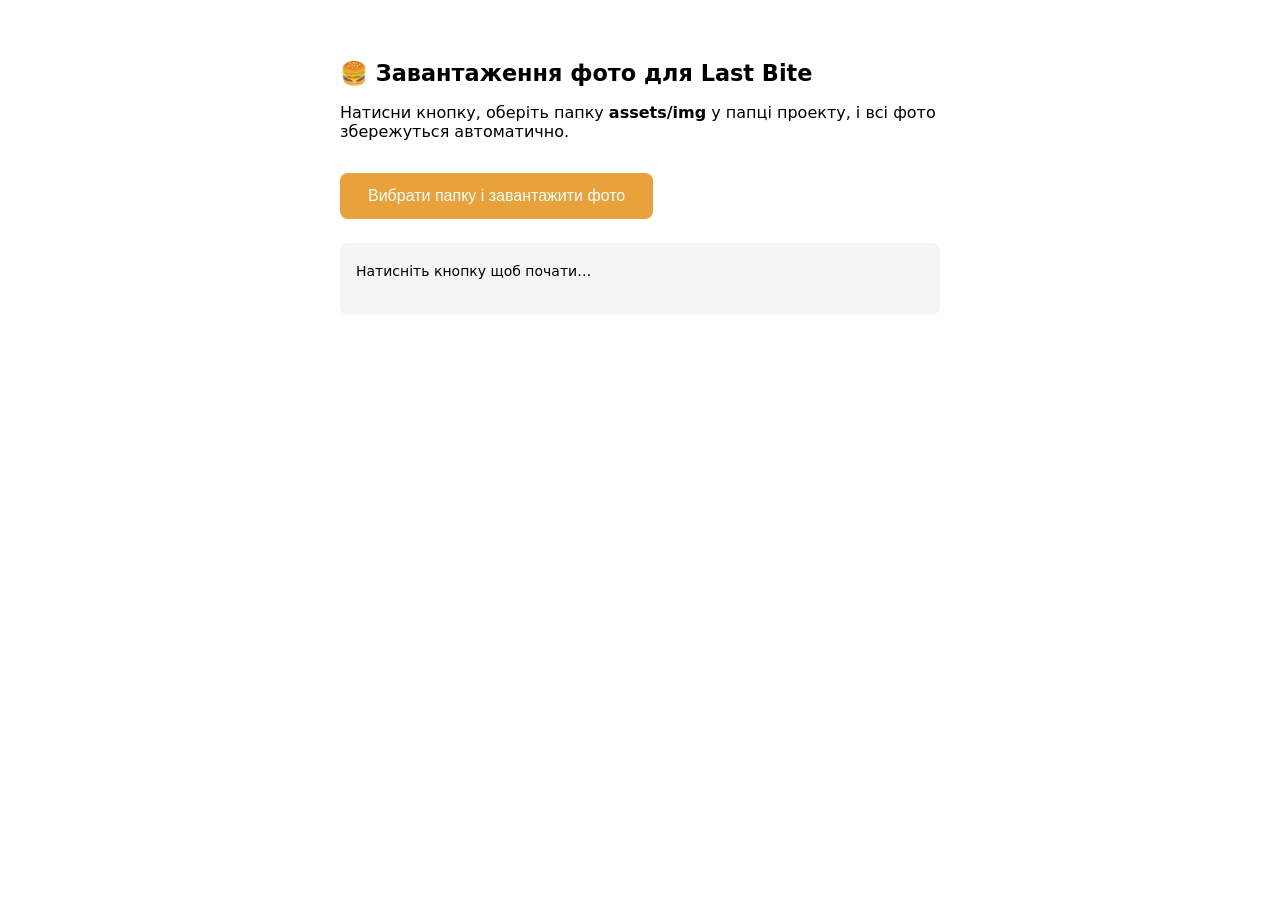
<file: _download_images.html>
<!doctype html>
<html lang="uk">
<head>
<meta charset="utf-8">
<title>Завантажити фото для Last Bite</title>
<style>
  body { font-family: system-ui, sans-serif; max-width: 600px; margin: 60px auto; padding: 0 20px; }
  h1 { font-size: 1.4rem; }
  button { background: #E9A23B; color: #fff; border: none; padding: 14px 28px; font-size: 1rem; border-radius: 8px; cursor: pointer; margin-top: 16px; }
  button:hover { background: #d4902e; }
  #log { margin-top: 24px; font-size: .875rem; line-height: 1.8; background: #f5f5f5; padding: 16px; border-radius: 8px; white-space: pre-wrap; min-height: 40px; }
  .ok { color: #2a7a2a; } .err { color: #c00; } .info { color: #555; }
</style>
</head>
<body>
<h1>🍔 Завантаження фото для Last Bite</h1>
<p>Натисни кнопку, оберіть папку <strong>assets/img</strong> у папці проекту, і всі фото збережуться автоматично.</p>
<button id="btn">Вибрати папку і завантажити фото</button>
<div id="log">Натисніть кнопку щоб почати…</div>

<script>
const IMAGES = {
  "hero-burger.jpg":        "https://images.unsplash.com/photo-1568901346375-23c9450c58cd?w=1200&q=82&auto=format&fit=crop",
  "dish-last-bite.jpg":     "https://images.unsplash.com/photo-1553979459-d2229ba7433b?w=600&q=80&auto=format&fit=crop",
  "dish-classic.jpg":       "https://images.unsplash.com/photo-1568901346375-23c9450c58cd?w=600&q=80&auto=format&fit=crop",
  "dish-bbq.jpg":           "https://images.unsplash.com/photo-1582196016237-02b96d2f72e4?w=600&q=80&auto=format&fit=crop",
  "dish-pulled-pork.jpg":   "https://images.unsplash.com/photo-1572802419509-d6dc0b7f2d4c?w=600&q=80&auto=format&fit=crop",
  "dish-veggie.jpg":        "https://images.unsplash.com/photo-1512621776951-a57141f2eefd?w=600&q=80&auto=format&fit=crop",
  "dish-chilli-chicken.jpg":"https://images.unsplash.com/photo-1606755962773-d324e0a13086?w=600&q=80&auto=format&fit=crop",
  "dish-tenders.jpg":       "https://images.unsplash.com/photo-1585325701792-0432e41ddf9e?w=600&q=80&auto=format&fit=crop",
  "dish-wings.jpg":         "https://images.unsplash.com/photo-1527477396000-e27163b481c2?w=600&q=80&auto=format&fit=crop",
  "dish-fries.jpg":         "https://images.unsplash.com/photo-1573080496219-bb080dd4f877?w=600&q=80&auto=format&fit=crop",
  "dish-loaded-fries.jpg":  "https://images.unsplash.com/photo-1619474024780-badd9b01b3a8?w=600&q=80&auto=format&fit=crop",
  "dish-poutine.jpg":       "https://images.unsplash.com/photo-1586190848861-99aa4a171e90?w=600&q=80&auto=format&fit=crop",
  "dish-onion-rings.jpg":   "https://images.unsplash.com/photo-1580252520720-8b1ec88f0f2d?w=600&q=80&auto=format&fit=crop",
  "dish-slaw.jpg":          "https://images.unsplash.com/photo-1512058454905-6b841e7ad132?w=600&q=80&auto=format&fit=crop",
  "dish-shake.jpg":         "https://images.unsplash.com/photo-1568901839119-631418a3910d?w=600&q=80&auto=format&fit=crop",
  "dish-choc-shake.jpg":    "https://images.unsplash.com/photo-1572490122132-bb8756bc7f66?w=600&q=80&auto=format&fit=crop",
  "dish-cola.jpg":          "https://images.unsplash.com/photo-1606168094336-48f8c4a12f97?w=600&q=80&auto=format&fit=crop",
  "dish-lemonade.jpg":      "https://images.unsplash.com/photo-1621506289-f598af7ec74a?w=600&q=80&auto=format&fit=crop",
  "dish-cookie.jpg":        "https://images.unsplash.com/photo-1558961363-b4aba37b1ca2?w=600&q=80&auto=format&fit=crop",
  "dish-brownie.jpg":       "https://images.unsplash.com/photo-1564355808539-beefb463c57e?w=600&q=80&auto=format&fit=crop",
  "dish-sauce.jpg":         "https://images.unsplash.com/photo-1615485290382-441e4d049cb5?w=600&q=80&auto=format&fit=crop",
  "dish-salad.jpg":         "https://images.unsplash.com/photo-1546069901-ba9599a7e63c?w=600&q=80&auto=format&fit=crop",
  "dish-combo.jpg":         "https://images.unsplash.com/photo-1594212699903-ec8a3eca50f5?w=600&q=80&auto=format&fit=crop",
  "section-builder.jpg":    "https://images.unsplash.com/photo-1550547660-d9450f859349?w=900&q=80&auto=format&fit=crop",
};

const log = document.getElementById('log');
function addLog(msg, cls='') {
  log.innerHTML += `<span class="${cls}">${msg}\n</span>`;
}

document.getElementById('btn').addEventListener('click', async () => {
  log.innerHTML = '';
  try {
    addLog('Вибір папки…', 'info');
    const dirHandle = await window.showDirectoryPicker({ mode: 'readwrite', startIn: 'desktop' });
    addLog(`Папка: ${dirHandle.name}\n`, 'info');

    let ok = 0, fail = 0;
    for (const [name, url] of Object.entries(IMAGES)) {
      addLog(`  ${name}… `, 'info');
      try {
        const resp = await fetch(url);
        const blob = await resp.blob();
        const fileHandle = await dirHandle.getFileHandle(name, { create: true });
        const writable = await fileHandle.createWritable();
        await writable.write(blob);
        await writable.close();
        const kb = Math.round(blob.size / 1024);
        addLog(`OK (${kb} KB)`, 'ok');
        ok++;
      } catch(e) {
        addLog(`ПОМИЛКА: ${e.message}`, 'err');
        fail++;
      }
    }
    addLog(`\n✅ Готово! ${ok} фото збережено${fail ? ', ' + fail + ' помилок' : ''}.`, 'ok');
  } catch(e) {
    addLog('Скасовано або помилка: ' + e.message, 'err');
  }
});
</script>
</body>
</html>
</file>
<file: assets/css/tokens.css>
/* Design tokens. Generated from the client config (theme block). */

@font-face { font-family: "Inter"; font-weight: 100 900; font-style: normal; font-display: swap; src: url("../fonts/inter-latin-wght-normal.woff2") format("woff2"); }
@font-face { font-family: "Archivo"; font-weight: 100 900; font-style: normal; font-display: swap; src: url("../fonts/archivo-latin-wght-normal.woff2") format("woff2"); }

:root {
  color-scheme: light;
  --c-bg: #FFF8F0;
  --c-surface: #FFFFFF;
  --c-ink: #1C1B19;
  --c-muted: #6B625A;
  --c-border: #EADFD0;
  --c-cta: #D93428;
  --c-cta-hover: #C73124;
  --c-accent: #F5B301;
  --c-success: #3E7C4F;
  --c-error: #B3261E;
  --c-dark: #151515;
  --accent-rgb: 245 179 1;

  --r-sm: 8px;
  --r-md: 12px;
  --r-lg: 16px;
  --shadow: 0 8px 24px rgb(28 27 25 / .08);
  --shadow-lg: 0 16px 40px rgb(28 27 25 / .16);

  --font-ui: "Inter", system-ui, -apple-system, "Segoe UI", sans-serif;
  --font-display: "Archivo", "Inter", system-ui, sans-serif;

  --fs-h1: clamp(2.25rem, 1.3rem + 4vw, 4.25rem);
  --fs-h2: clamp(1.625rem, 1.3rem + 1.1vw, 2.5rem);
  --fs-h3: clamp(1.125rem, 1.05rem + .4vw, 1.375rem);
  --fs-body: clamp(1rem, .96rem + .12vw, 1.125rem);
  --fs-small: .875rem;

  --gutter: 16px;
  --container: 1240px;
}
@media (min-width: 768px) { :root { --gutter: 24px; } }
</file>
<file: assets/css/base.css>
/* Last Bite style template. Uses tokens from tokens.css. */
*, *::before, *::after { box-sizing: border-box; }
html { -webkit-text-size-adjust: 100%; scroll-behavior: smooth; scroll-padding-top: 130px; }
@media (prefers-reduced-motion: reduce) { html { scroll-behavior: auto; } *, *::before, *::after { animation-duration: .01ms !important; transition-duration: .01ms !important; } }
body { margin: 0; background: var(--c-bg); color: var(--c-ink); font-family: var(--font-ui); font-size: var(--fs-body); line-height: 1.55; -webkit-font-smoothing: antialiased; }
img, svg { max-width: 100%; }
h1, h2, h3, h4 { font-family: var(--font-display); font-weight: 800; line-height: 1.1; letter-spacing: -.01em; margin: 0; }
h1 { font-size: var(--fs-h1); letter-spacing: -.02em; text-transform: uppercase; }
h2 { font-size: var(--fs-h2); }
h3 { font-size: var(--fs-h3); }
p { margin: 0; }
ul, ol { margin: 0; padding: 0; }
a { color: inherit; }
[hidden] { display: none !important; }
button, input, select, textarea { font: inherit; color: inherit; }
button { cursor: pointer; }
.container { width: 100%; max-width: var(--container); margin: 0 auto; padding: 0 var(--gutter); }
.skip { position: absolute; left: -999px; top: 8px; background: #fff; padding: 10px 14px; border-radius: 8px; z-index: 200; }
.skip:focus { left: 8px; }
.sr { position: absolute; width: 1px; height: 1px; overflow: hidden; clip: rect(0 0 0 0); }
.muted { color: var(--c-muted); }
.caption { font-size: var(--fs-small); color: var(--c-muted); }
.caption.on-dark { color: #CFC8BF; margin-top: 8px; }
.i { width: 1.25em; height: 1.25em; flex: none; fill: none; stroke: currentColor; stroke-width: 1.8; stroke-linecap: round; stroke-linejoin: round; vertical-align: -.2em; }
.i-fill { fill: currentColor; stroke: none; }
:focus-visible { outline: 3px solid var(--c-ink); outline-offset: 2px; border-radius: 4px; }
.section--dark :focus-visible, .site-footer :focus-visible, .hero :focus-visible { outline-color: var(--c-accent); }
.todo { background: rgb(var(--accent-rgb) / .35); color: var(--c-ink); padding: 0 6px; border-radius: 4px; font-size: .92em; }

/* Demo bar */
.demo-bar { background: var(--c-dark); color: #E7E1D9; font-size: .8125rem; padding: 8px var(--gutter); text-align: center; }
.demo-bar strong { color: var(--c-accent); }

/* Buttons */
.btn { display: inline-flex; align-items: center; justify-content: center; gap: 8px; min-height: 48px; padding: 0 22px; border-radius: 999px; border: 2px solid transparent; font-weight: 700; text-decoration: none; text-align: center; line-height: 1.2; transition: background .15s, border-color .15s, transform .1s; }
.btn:active { transform: translateY(1px); }
.btn-primary { background: var(--c-cta); color: #fff; }
.btn-primary:hover { background: var(--c-cta-hover); }
.btn-secondary { background: transparent; border-color: var(--c-ink); color: var(--c-ink); }
.btn-secondary:hover { background: var(--c-ink); color: #fff; }
.btn-ghost { background: transparent; color: var(--c-ink); text-decoration: underline; text-underline-offset: 3px; padding: 0 12px; }
.btn-sm { min-height: 40px; padding: 0 16px; font-size: .9375rem; }
.btn-lg { min-height: 56px; padding: 0 30px; font-size: 1.0625rem; }
.btn-block { width: 100%; }
.btn[disabled] { background: #E4DCCF; border-color: #E4DCCF; color: #6B625A; cursor: not-allowed; }
.hero .btn-secondary, .section--dark .btn-secondary { border-color: #fff; color: #fff; }
.hero .btn-secondary:hover, .section--dark .btn-secondary:hover { background: #fff; color: var(--c-ink); }
.icon-btn { display: inline-flex; align-items: center; justify-content: center; width: 44px; height: 44px; border-radius: 50%; border: 2px solid var(--c-border); background: var(--c-surface); }
.icon-btn:hover { border-color: var(--c-ink); }

/* Header */
.site-header { position: sticky; top: 0; z-index: 50; background: rgb(255 248 240 / .96); backdrop-filter: blur(8px); border-bottom: 1px solid var(--c-border); }
.header-row { display: flex; align-items: center; gap: 12px; min-height: 68px; }
.brand { display: inline-flex; align-items: center; gap: 10px; font-family: var(--font-display); font-weight: 900; font-size: 1.375rem; text-transform: uppercase; letter-spacing: -.01em; text-decoration: none; }
.brand-mark { display: inline-flex; width: 38px; height: 38px; border-radius: 10px; background: var(--c-cta); color: #fff; align-items: center; justify-content: center; }
.nav-desktop { display: none; margin-left: auto; }
.nav-desktop ul { display: flex; gap: 4px; list-style: none; }
.nav-link { display: block; padding: 10px 14px; border-radius: 999px; text-decoration: none; font-weight: 600; }
.nav-link:hover { background: rgb(var(--accent-rgb) / .3); }
.nav-link[aria-current="page"] { background: var(--c-ink); color: #fff; }
.header-actions { display: flex; align-items: center; gap: 8px; margin-left: auto; }
.header-phone { display: none; align-items: center; gap: 8px; font-weight: 700; text-decoration: none; }
.cart-btn { position: relative; }
.cart-count { display: inline-flex; min-width: 22px; height: 22px; padding: 0 6px; border-radius: 999px; background: var(--c-accent); color: var(--c-ink); font-size: .8125rem; font-weight: 800; align-items: center; justify-content: center; }
.cart-label { display: none; }
@media (min-width: 480px) { .cart-label { display: inline; } }
.burger { display: inline-flex; }
@media (min-width: 960px) {
  .nav-desktop { display: block; }
  .header-actions { margin-left: 0; }
  .burger { display: none; }
}
@media (min-width: 1200px) { .header-phone { display: inline-flex; } }

/* Drawer */
.drawer { position: fixed; inset: 0; z-index: 120; background: var(--c-bg); display: flex; flex-direction: column; padding: 0 var(--gutter) 24px; overflow-y: auto; }
.drawer[hidden] { display: none; }
.drawer-top { display: flex; align-items: center; justify-content: space-between; min-height: 68px; }
.drawer nav ul { list-style: none; margin-top: 8px; }
.drawer nav a { display: flex; align-items: center; justify-content: space-between; padding: 18px 4px; border-bottom: 1px solid var(--c-border); font-family: var(--font-display); font-weight: 800; font-size: 1.5rem; text-decoration: none; }
.drawer-foot { margin-top: auto; padding-top: 24px; display: grid; gap: 12px; }
.drawer-foot address { font-style: normal; color: var(--c-muted); text-align: center; margin-top: 8px; }

/* Mobile bar */
.mobile-bar { position: fixed; left: 0; right: 0; bottom: 0; z-index: 60; display: grid; grid-template-columns: repeat(4, 1fr); background: var(--c-dark); padding-bottom: env(safe-area-inset-bottom); }
.mobile-bar a, .mobile-bar button { position: relative; display: flex; flex-direction: column; align-items: center; justify-content: center; gap: 2px; min-height: 58px; color: #fff; background: none; border: 0; text-decoration: none; font-size: .75rem; font-weight: 600; }
.mobile-bar .i { width: 22px; height: 22px; }
.mobile-bar .cart-count { position: absolute; top: 6px; left: calc(50% + 6px); min-width: 18px; height: 18px; font-size: .6875rem; }
@media (min-width: 960px) { .mobile-bar { display: none; } }
body { padding-bottom: 58px; }
@media (min-width: 960px) { body { padding-bottom: 0; } }

/* Hero */
.hero { background: var(--c-dark); color: #fff; padding: 48px 0 56px; overflow: hidden; }
.hero-grid { display: grid; gap: 32px; align-items: center; }
.eyebrow { font-weight: 800; text-transform: uppercase; letter-spacing: .12em; font-size: .8125rem; color: var(--c-accent); margin-bottom: 12px; }
.hero h1 { color: #fff; }
.hero-sub { margin-top: 18px; max-width: 34em; font-size: 1.125rem; color: #E7E1D9; }
.hero-links { display: flex; flex-wrap: wrap; gap: 12px; margin-top: 28px; }
.trust { list-style: none; display: grid; gap: 10px; margin-top: 28px; }
.trust li { display: flex; align-items: center; gap: 10px; color: #E7E1D9; }
.trust .i { color: var(--c-accent); }
.trust a { color: #fff; }
.hero-visual { text-align: center; }
.hero-art { width: min(100%, 360px); height: auto; filter: drop-shadow(0 10px 24px rgb(0 0 0 / .35)); }
.hero-img { width: min(100%, 480px); height: auto; border-radius: 16px; box-shadow: 0 12px 36px rgb(0 0 0 / .38); object-fit: cover; display: block; margin: 0 auto; }
@media (min-width: 900px) { .hero-grid { grid-template-columns: 1.15fr .85fr; } .hero { padding: 72px 0; } }
.status { font-weight: 600; }
.status[data-state="open"]::before, .status[data-state="closed"]::before { content: ""; display: inline-block; width: 10px; height: 10px; border-radius: 50%; margin-right: 8px; background: #8A8178; }
.status[data-state="open"]::before { background: #4FBF74; }
.status[data-state="closed"]::before { background: #E5736B; }

/* Sections */
.section { padding: 56px 0; }
.section--tight { padding: 32px 0; }
.section--alt { background: #FBEFDD; }
.section--dark { background: var(--c-dark); color: #fff; }
@media (min-width: 900px) { .section { padding: 80px 0; } }
.section-head { display: flex; align-items: flex-end; justify-content: space-between; gap: 16px; flex-wrap: wrap; margin-bottom: 28px; }
.section-head p { color: var(--c-muted); margin-top: 8px; }
.card { background: var(--c-surface); border: 1px solid var(--c-border); border-radius: var(--r-lg); padding: 20px; }
.modes { list-style: none; display: grid; gap: 12px; }
.modes li { display: flex; gap: 14px; align-items: flex-start; }
.modes .i { width: 32px; height: 32px; color: var(--c-cta); }
.modes h2 { font-size: 1.25rem; margin-bottom: 4px; }
.modes p { color: var(--c-muted); font-size: .9688rem; }
@media (min-width: 800px) { .modes { grid-template-columns: repeat(3, 1fr); } }

/* Dish cards */
.dish { display: flex; flex-direction: column; gap: 8px; padding: 0 0 16px; overflow: hidden; }
.dish > *:not(.thumb) { margin-left: 16px; margin-right: 16px; }
.thumb { aspect-ratio: 16 / 10; display: flex; align-items: center; justify-content: center; background: linear-gradient(135deg, #FBE3BC, #F5C77A); color: rgb(28 27 25 / .55); }
.thumb .i { width: 56px; height: 56px; stroke-width: 1.4; }
.thumb img { width: 100%; height: 100%; object-fit: cover; display: block; border-radius: inherit; }
.badges { display: flex; flex-wrap: wrap; gap: 6px; min-height: 24px; margin-top: 4px; }
.badge { display: inline-block; padding: 2px 10px; border-radius: 999px; font-size: .75rem; font-weight: 800; text-transform: uppercase; letter-spacing: .04em; background: #F0E6D6; color: var(--c-ink); }
.b-hit { background: var(--c-accent); }
.b-new { background: var(--c-ink); color: #fff; }
.b-spicy { background: #FADBD8; color: #7A1D14; }
.b-veg, .b-vegan { background: #DDEFD9; color: #1F4D2B; }
.dish h3 { font-size: 1.25rem; }
.dish .desc { color: var(--c-muted); font-size: .9688rem; }
.dish .alg { font-size: .8125rem; color: var(--c-muted); }
.dish .row { display: flex; align-items: center; justify-content: space-between; gap: 12px; margin-top: auto; padding-top: 8px; }
.price { font-family: var(--font-display); font-weight: 800; font-size: 1.25rem; }
.is-soldout .thumb { filter: grayscale(1); opacity: .6; }
.dish.is-added { outline: 3px solid var(--c-success); }
.dish-grid { display: grid; gap: 16px; grid-template-columns: 1fr; }
@media (min-width: 640px) { .dish-grid { grid-template-columns: repeat(2, 1fr); } }
@media (min-width: 1000px) { .dish-grid { grid-template-columns: repeat(3, 1fr); } }

/* Carousel */
.carousel { display: flex; gap: 16px; overflow-x: auto; scroll-snap-type: x mandatory; padding: 4px 4px 16px; margin: 0 -4px; scrollbar-width: thin; }
.carousel > * { flex: 0 0 min(82%, 300px); scroll-snap-align: start; }
.carousel-controls { display: none; gap: 8px; }
@media (min-width: 768px) { .carousel-controls { display: flex; } }

/* Teaser */
.teaser { display: grid; gap: 32px; align-items: center; }
.teaser h2 { color: #fff; }
.teaser p { color: #E7E1D9; margin-top: 12px; max-width: 32em; }
.teaser-steps { list-style: none; display: flex; flex-wrap: wrap; gap: 10px; }
.teaser-steps li { display: inline-flex; align-items: center; gap: 10px; padding: 8px 18px 8px 8px; border-radius: 999px; background: #262626; font-weight: 700; }
.teaser-steps span { display: inline-flex; width: 30px; height: 30px; border-radius: 50%; background: var(--c-accent); color: var(--c-ink); align-items: center; justify-content: center; font-weight: 800; }
@media (min-width: 900px) { .teaser { grid-template-columns: 1.1fr .9fr; } }

/* Reviews */
.review-head { display: flex; align-items: center; gap: 16px; }
.review-score { font-family: var(--font-display); font-weight: 900; font-size: 3.5rem; line-height: 1; }
.stars { display: inline-flex; gap: 2px; color: #B07A00; }
.review-count { margin-top: 4px; }
.review-grid { display: grid; gap: 16px; }
@media (min-width: 800px) { .review-grid { grid-template-columns: repeat(3, 1fr); } }
.review { display: flex; flex-direction: column; gap: 12px; }
.review blockquote { margin: 0; }
.review-actions { display: flex; flex-wrap: wrap; gap: 12px; margin-top: 24px; }

/* Ingredients */
.ing-grid { list-style: none; display: grid; gap: 16px; }
.ing-grid h3 { margin-bottom: 8px; }
@media (min-width: 700px) { .ing-grid { grid-template-columns: repeat(2, 1fr); } }
@media (min-width: 1000px) { .ing-grid { grid-template-columns: repeat(4, 1fr); } }

/* Location */
.loc-grid { display: grid; gap: 20px; }
@media (min-width: 900px) { .loc-grid { grid-template-columns: 1fr 1.2fr; } }
.loc-card address { font-style: normal; margin: 12px 0; }
.hours { width: 100%; border-collapse: collapse; font-variant-numeric: tabular-nums; }
.hours th, .hours td { text-align: left; padding: 6px 0; border-bottom: 1px solid var(--c-border); font-weight: 400; }
.hours td { text-align: right; }
.hours .is-today th, .hours .is-today td { font-weight: 800; }
.loc-actions { display: flex; flex-wrap: wrap; gap: 10px; margin-top: 20px; }
.map-frame { min-height: 320px; border-radius: var(--r-lg); overflow: hidden; border: 1px solid var(--c-border); background: #EADFD0; }
.map-frame iframe { width: 100%; height: 100%; min-height: 320px; border: 0; }

/* FAQ */
.faq { display: grid; gap: 10px; max-width: 820px; }
details { background: var(--c-surface); border: 1px solid var(--c-border); border-radius: var(--r-md); }
summary { list-style: none; display: flex; align-items: center; justify-content: space-between; gap: 12px; padding: 16px 18px; font-weight: 700; cursor: pointer; min-height: 56px; }
summary::-webkit-details-marker { display: none; }
details[open] summary .i { transform: rotate(180deg); }
.answer { padding: 0 18px 18px; color: var(--c-muted); }

/* Footer */
.site-footer { background: var(--c-dark); color: #CFC8BF; padding: 56px 0 24px; }
.footer-grid { display: grid; gap: 28px; grid-template-columns: 1fr 1fr; }
@media (min-width: 900px) { .footer-grid { grid-template-columns: 1.4fr 1fr 1fr 1fr; } }
.footer-brand { font-family: var(--font-display); font-weight: 900; font-size: 1.5rem; color: #fff; text-transform: uppercase; }
.site-footer h2 { font-size: .875rem; text-transform: uppercase; letter-spacing: .1em; color: #fff; margin-bottom: 12px; }
.site-footer ul { list-style: none; display: grid; gap: 8px; }
.site-footer a { color: #CFC8BF; }
.site-footer address { font-style: normal; }
.footer-bottom { display: flex; flex-wrap: wrap; justify-content: space-between; gap: 12px; margin-top: 40px; padding-top: 20px; border-top: 1px solid #333; font-size: .875rem; }
.footer-bottom ul { display: flex; gap: 16px; }
.todo { word-break: break-word; }
.site-footer .todo { color: var(--c-ink); }

/* Page hero & breadcrumbs */
.page-hero { background: #FBEFDD; padding: 32px 0 36px; border-bottom: 1px solid var(--c-border); }
.page-hero h1 { margin-top: 12px; font-size: clamp(2rem, 1.4rem + 3vw, 3.25rem); }
.page-hero p { margin-top: 12px; color: var(--c-muted); max-width: 40em; }
.breadcrumbs { display: flex; flex-wrap: wrap; gap: 8px; list-style: none; font-size: .875rem; color: var(--c-muted); }
.breadcrumbs li + li::before { content: "/"; margin-right: 8px; }

/* Menu */
.menu-wrap { padding-top: 24px; }
.menu-tools { display: grid; gap: 14px; }
@media (min-width: 800px) { .menu-tools { grid-template-columns: 340px 1fr; align-items: end; } }
.field { display: grid; gap: 6px; margin-bottom: 14px; }
.field label { font-weight: 700; font-size: .9375rem; }
.field input, .field select, .field textarea { width: 100%; min-height: 48px; padding: 10px 14px; border: 2px solid var(--c-border); border-radius: var(--r-md); background: var(--c-surface); }
.field textarea { min-height: 88px; resize: vertical; }
.field input:focus, .field textarea:focus, .field select:focus { border-color: var(--c-ink); outline: none; box-shadow: 0 0 0 3px rgb(var(--accent-rgb) / .6); }
.error { display: none; color: var(--c-error); font-size: .875rem; }
.field.is-invalid input, .field.is-invalid textarea { border-color: var(--c-error); }
.field.is-invalid .error { display: block; }
.search { margin: 0; }
.search-box { position: relative; }
.search-box .i { position: absolute; left: 14px; top: 50%; transform: translateY(-50%); color: var(--c-muted); }
.search-box input { padding-left: 44px; }
.filters { display: flex; flex-wrap: wrap; gap: 8px; }
.chip { display: inline-flex; align-items: center; min-height: 40px; padding: 0 16px; border-radius: 999px; border: 2px solid var(--c-border); background: var(--c-surface); font-weight: 700; font-size: .9375rem; text-decoration: none; white-space: nowrap; }
.chip:hover { border-color: var(--c-ink); }
.chip[aria-pressed="true"] { background: var(--c-ink); border-color: var(--c-ink); color: #fff; }
.cat-tabs { position: sticky; top: 68px; z-index: 30; display: flex; gap: 8px; overflow-x: auto; padding: 12px 0; margin-top: 8px; background: var(--c-bg); scrollbar-width: none; }
.cat-tabs::-webkit-scrollbar { display: none; }
.menu-count { color: var(--c-muted); font-size: .9375rem; margin: 8px 0 0; min-height: 1.5em; }
.menu-sec { margin-top: 28px; }
.menu-sec h2 { margin-bottom: 16px; }
.empty { text-align: center; padding: 48px 16px; display: grid; gap: 8px; justify-items: center; }

/* Cart & modal dialogs */
dialog { color: var(--c-ink); }
dialog::backdrop { background: rgb(21 21 21 / .55); }
.cart { margin: 0 0 0 auto; padding: 0; width: min(100%, 440px); max-width: 100%; height: 100dvh; max-height: 100dvh; border: 0; background: var(--c-bg); flex-direction: column; overflow: hidden; }
.cart[open] { display: flex; }
.cart-head, .modal-head { display: flex; align-items: center; justify-content: space-between; gap: 12px; }
.cart-head { padding: 16px 20px; border-bottom: 1px solid var(--c-border); }
.cart-head h2, .modal-head h2 { font-size: 1.5rem; }
.cart-scroll { flex: 1; overflow-y: auto; padding: 16px 20px; display: grid; gap: 16px; align-content: start; }
.cart-foot { padding: 14px 20px calc(14px + env(safe-area-inset-bottom)); border-top: 1px solid var(--c-border); background: var(--c-surface); }
.mode { display: grid; grid-template-columns: 1fr 1fr; gap: 6px; padding: 4px; background: #F0E6D6; border-radius: 999px; }
.mode button { display: inline-flex; align-items: center; justify-content: center; gap: 8px; min-height: 44px; border: 0; border-radius: 999px; background: transparent; font-weight: 700; }
.mode button[aria-pressed="true"] { background: var(--c-ink); color: #fff; }
.cart-note { background: rgb(var(--accent-rgb) / .35); padding: 10px 14px; border-radius: var(--r-md); font-size: .9375rem; }
.cart-empty { text-align: center; display: grid; gap: 8px; justify-items: center; padding: 28px 8px; }
.cart-empty .ico { display: inline-flex; width: 64px; height: 64px; border-radius: 50%; background: #F0E6D6; align-items: center; justify-content: center; }
.cart-empty .ico .i { width: 30px; height: 30px; }
.cart-lines { list-style: none; display: grid; gap: 12px; }
.line { display: grid; grid-template-columns: 1fr auto; gap: 4px 12px; padding-bottom: 12px; border-bottom: 1px solid var(--c-border); }
.line h3 { font-size: 1rem; }
.line .opts-txt { grid-column: 1; color: var(--c-muted); font-size: .875rem; }
.line .l-price { grid-row: 1; grid-column: 2; font-weight: 800; }
.line .l-ctl { grid-column: 1 / -1; display: flex; align-items: center; justify-content: space-between; }
.qty { display: inline-flex; align-items: center; gap: 4px; border: 2px solid var(--c-border); border-radius: 999px; background: var(--c-surface); }
.qty button { display: inline-flex; align-items: center; justify-content: center; width: 40px; height: 40px; border: 0; border-radius: 50%; background: transparent; }
.qty button:hover { background: #F0E6D6; }
.qty output { min-width: 28px; text-align: center; font-weight: 800; font-variant-numeric: tabular-nums; }
.l-remove { border: 0; background: none; color: var(--c-muted); text-decoration: underline; text-underline-offset: 3px; min-height: 40px; padding: 0 8px; }
.upsell h3 { font-size: 1rem; margin-bottom: 8px; }
.upsell-row { display: flex; gap: 8px; overflow-x: auto; padding-bottom: 4px; }
.up { flex: 0 0 auto; display: inline-flex; align-items: center; gap: 8px; min-height: 44px; padding: 0 14px; border: 2px solid var(--c-border); background: var(--c-surface); border-radius: 999px; font-weight: 600; font-size: .9375rem; }
.up:hover { border-color: var(--c-ink); }
.promo label { font-weight: 700; font-size: .9375rem; }
.promo-row { display: flex; gap: 8px; margin-top: 6px; }
.promo-row input { flex: 1; min-width: 0; min-height: 44px; padding: 8px 14px; border: 2px solid var(--c-border); border-radius: 999px; background: var(--c-surface); text-transform: uppercase; }
.promo-msg { min-height: 1.4em; font-size: .875rem; margin-top: 4px; }
.promo-msg.ok { color: #2E6B40; }
.promo-msg.bad { color: var(--c-error); }
.totals { margin: 0; display: grid; gap: 6px; }
.totals div { display: flex; justify-content: space-between; gap: 12px; }
.totals dt, .totals dd { margin: 0; }
.totals .total { border-top: 2px solid var(--c-ink); padding-top: 10px; margin-top: 4px; font-family: var(--font-display); font-weight: 900; font-size: 1.375rem; }
.modal { margin: auto; padding: 20px; width: min(calc(100% - 24px), 480px); max-height: calc(100dvh - 24px); overflow-y: auto; border: 0; border-radius: var(--r-lg); background: var(--c-bg); }
.modal-head { margin-bottom: 12px; }
.modal-foot { display: flex; align-items: center; justify-content: space-between; gap: 12px; margin-top: 16px; flex-wrap: wrap; }
.opt-list { border: 0; padding: 0; margin: 16px 0 0; display: grid; gap: 8px; }
.opt-list legend { font-weight: 800; padding: 0; margin-bottom: 8px; }
.opt-list > div { display: grid; gap: 8px; }
.pay { margin: 4px 0 14px; }
.pay h3 { font-size: 1.0625rem; margin-bottom: 4px; }
.check { display: flex; gap: 10px; align-items: flex-start; margin-bottom: 16px; font-size: .9375rem; }
.check input { width: 22px; height: 22px; margin-top: 2px; accent-color: var(--c-cta); flex: none; }
.success-box { display: flex; gap: 12px; align-items: flex-start; background: #DDEFD9; color: #1F4D2B; padding: 14px; border-radius: var(--r-md); }
[data-co-summary] { margin-bottom: 14px; }
.opt { display: flex; align-items: center; gap: 12px; min-height: 52px; padding: 8px 14px; border: 2px solid var(--c-border); border-radius: var(--r-md); background: var(--c-surface); cursor: pointer; }
.opt:has(input:checked) { border-color: var(--c-ink); background: #FFF3DD; }
.opt:has(input:focus-visible) { outline: 3px solid var(--c-ink); outline-offset: 2px; }
.opt:has(input:disabled) { opacity: .55; cursor: not-allowed; }
.opt input { width: 20px; height: 20px; accent-color: var(--c-cta); flex: none; }
.opt .o-name { flex: 1; font-weight: 600; min-width: 0; }
.opt .o-price { color: var(--c-muted); font-size: .9375rem; white-space: nowrap; }

/* Builder */
.builder { display: grid; gap: 24px; align-items: start; }
@media (min-width: 960px) { .builder { grid-template-columns: 1fr 380px; } .b-sum { position: sticky; top: 92px; } }
.b-form { display: grid; gap: 20px; }
.b-step { border: 0; padding: 0; margin: 0; min-width: 0; }
.b-step legend { display: flex; align-items: center; gap: 12px; padding: 0; margin-bottom: 12px; font-family: var(--font-display); font-weight: 800; font-size: 1.375rem; }
.b-step legend small { font-family: var(--font-ui); font-weight: 400; font-size: .875rem; color: var(--c-muted); }
.b-step .n { display: inline-flex; width: 32px; height: 32px; border-radius: 50%; background: var(--c-ink); color: #fff; align-items: center; justify-content: center; font-size: 1rem; }
.opts { display: grid; gap: 8px; }
@media (min-width: 600px) { .opts { grid-template-columns: repeat(2, 1fr); } }
.limit { font-size: .875rem; color: var(--c-muted); min-height: 1.3em; margin-top: 6px; }
.b-sum h2 { font-size: 1.5rem; margin-bottom: 12px; }
.b-list { list-style: none; display: grid; gap: 6px; font-size: .9688rem; }
.b-list li { display: flex; justify-content: space-between; gap: 12px; }
.b-list li span:last-child { color: var(--c-muted); white-space: nowrap; }
.b-alg { margin-top: 12px; font-size: .875rem; color: var(--c-muted); }
.b-price { display: flex; justify-content: space-between; align-items: baseline; margin-top: 16px; padding-top: 12px; border-top: 2px solid var(--c-ink); font-weight: 700; }
.b-price strong { font-family: var(--font-display); font-weight: 900; font-size: 1.75rem; }
.b-bar { display: none; }
@media (max-width: 959px) {
  .has-bar .mobile-bar { display: none; }
  .has-bar { padding-bottom: 84px; }
  .b-bar { position: fixed; left: 0; right: 0; bottom: 0; z-index: 60; display: flex; align-items: center; justify-content: space-between; gap: 12px; padding: 10px var(--gutter) calc(10px + env(safe-area-inset-bottom)); background: var(--c-dark); color: #fff; }
  .b-bar .caption { color: #CFC8BF; display: block; }
  .b-bar strong { font-family: var(--font-display); font-size: 1.5rem; }
  .b-sum .modal-foot { display: none; }
}

/* Toast */
.toast { position: fixed; left: 50%; bottom: 84px; z-index: 300; transform: translate(-50%, 20px); max-width: calc(100% - 32px); padding: 12px 18px; border-radius: 999px; background: var(--c-ink); color: #fff; font-weight: 600; opacity: 0; pointer-events: none; transition: opacity .2s, transform .2s; }
.toast.show { opacity: 1; transform: translate(-50%, 0); }

/* Fixes: keep dialog content inside its width */
.cart-scroll { grid-template-columns: minmax(0, 1fr); }
.cart-scroll > * { min-width: 0; }
.caption.on-dark .todo { background: var(--c-accent); }
</file>
